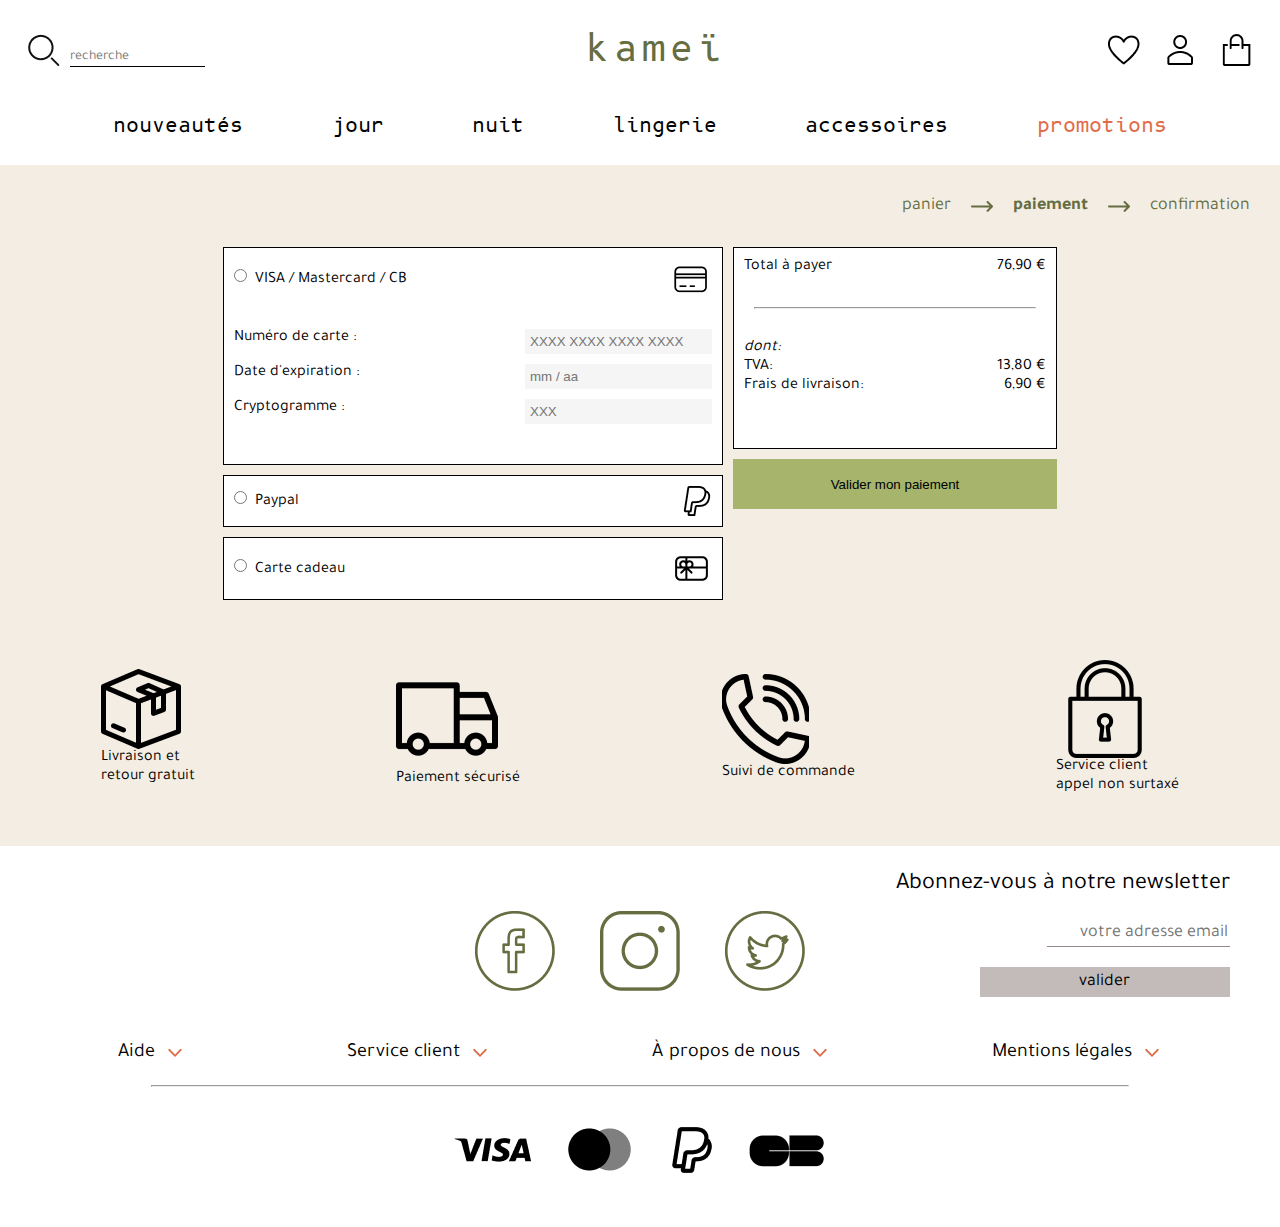
<file: paiement.html>
<!DOCTYPE html>
<html lang="fr">

<head>
    <meta charset="UTF-8">
    <meta http-equiv="X-UA-Compatible" content="IE=edge">
    <meta name="viewport" content="width=device-width, initial-scale=1.0">
    <title>Paiement</title>
    <link rel="stylesheet" href="style-paiement.css">
    <link rel="preconnect" href="https://fonts.googleapis.com">
    <link rel="preconnect" href="https://fonts.gstatic.com" crossorigin>
    <link href="https://fonts.googleapis.com/css2?family=Tajawal:wght@200;300;400;500;700&display=swap"
        rel="stylesheet">
    <link rel="preconnect" href="https://fonts.googleapis.com">
    <link rel="preconnect" href="https://fonts.gstatic.com" crossorigin>
    <link href="https://fonts.googleapis.com/css2?family=B612+Mono:wght@400;700&display=swap" rel="stylesheet">
    <script defer src="script.js"></script>
</head>

<header>
    <div class=headertop>
        <div class="searchheader">
            <img src="images-header\clarity_search-line.png" alt="">
            <input type="search" placeholder="recherche">
        </div>

        <!-- <div> -->
        <!-- <a href=""><img src="images-header\burger_mobile.png" alt=""> </a> -->
        <a href="" class=searchburger><img src="images-header\search_mobile.png" alt=""> </a>
        <!-- </div> -->

        <a href="index.html" class=logokamei>kameï</a>

        <div class="iconesheader">
            <a href=""><img src="images-header\clarity_heart-line.png" alt=""> </a>
            <a href=""><img src="images-header\clarity_user-line.png" alt=""> </a>
            <a href=""><img src="images-header\clarity_shopping-bag-line.png" alt=""> </a>
        </div>

        <div class="iconesheadermobile">
            <a href=""><img src="images-header\clarity_heart-line_mobile.png" alt=""> </a>
            <a href=""><img src="images-header\clarity_user-line_mobile.png" alt=""> </a>
            <a href=""><img src="images-header\clarity_shopping-bag-line_mobile.png" alt=""> </a>
        </div>
    </div>

    <div id="side-bar">
        <div class="toggle-button" id="toggle-button">
            <br>
            <img src="images-header\burger_mobile.png" alt="" class=burgermagie>
        </div>
        <ul>
            <li class="liste">Nouveautés</s></li>
            <li class="liste">Jour</li>
            <li class="liste">Nuit</li>
            <li class="liste">Lingerie</li>
            <li class="liste">Accessoires</li>
            <li class="liste">Promotions</li>
        </ul>
    </div>

    <nav>

        <ul>
            <li><a href="#catalogue.html""" class=menuvisible>nouveautés</a></li>
            <li><a href="" class=menuvisible>jour</a>
                <ul class=cache>
                    <li><a href=>Maille</a></li>
                    <li><a href=>Chemises</a></li>
                    <li><a href=>Cardigans</a></li>
                    <li><a href=>Pantalons</a></li>
                    <li><a href=>Ensembles</a></li>
                    <li> <a href=>T-shirts</a></li>
                    <li><a href=>Shorts</a></li>
                    <li><a href="">Voir tout</a></li>
                </ul>
            </li>
            <li><a href="" class=menuvisible>nuit</a>
                <ul class=cache>
                    <li><a href=>Pyjamas</a></li>
                    <li><a href=>T-shirts et hauts</a></li>
                    <li><a href=>Bas</a></li>
                    <li><a href=>Chemises de nuit</a></li>
                    <li><a href=>Déshabillés</a></li>
                    <li><a href=>Chaussons</a></li>
                    <li><a href=>Shorts</a></li>
                    <li><a href="">Voir tout</a></li>
                </ul>
            </li>
            <li><a href="" class=menuvisible>lingerie</a>
                <ul class=cache>
                    <li><a href=>Soutiens-gorge</a></li>
                    <li><a href=>Bas</a></li>
                    <li><a href=>Lots de slips</a></li>
                    <li><a href=>Lot de tops</a></li>
                    <li><a href=>Bodies</a></li>
                    <li><a href=>Voir tout</a></li>
                </ul>
            </li>
            <li><a href="" class=menuvisible>accessoires
                    <ul class=cache>
                        <li><a href=>Chaussettes</a></li>
                        <li><a href=>Trousses de toilette</a></li>
                        <li><a href=>Accessoires de lingerie</a></li>
                        <li><a href=>Voir tout</a></li>
                    </ul>
            </li>
            <li><a href="" class="menuvisible"><span class=promorouge>promotions</span></a></li>
        </ul>
    </nav>

</header>

<body>

    <!-- étape de la commande -->

    <div class="etapecommande">
        <nav>
            <a href="panner.html">panier</a>
            <img src="images_paiement\desktop\Group.png" alt="">
            <a href="panner.html"><b>paiement</b></a>
            <img src="images_paiement\desktop\Group.png" alt="">
            <p>confirmation</p>
        </nav>
    </div>

    <div class="etapemobile">
        <h2 class=titreetape>PAIEMENT</h2>
        <a href="panner.html" class=retourmobile>Retour</a>
    </div>

    <!-- main -->

    <main>

        <div class="blocpaiement">

            <div class=cb>
                <div class="typepaiement flex">
                    <div>
                        <input type="radio">
                        <label>&nbsp;VISA / Mastercard / CB</label>
                    </div>
                    <img src="images_paiement\desktop\mdi-light_credit-card.png" alt="">
                </div>

                <div class="infosbank">

                    <div class="inputbank">
                        <label>Numéro de carte&nbsp;:</label>
                        <input type=" text" placeholder="XXXX XXXX XXXX XXXX">
                    </div>

                    <div class="inputbank">
                        <label>Date d'expiration&nbsp;:</label>
                        <input type="text" placeholder="mm / aa">
                    </div>

                    <div class="inputbank">
                        <label>Cryptogramme&nbsp;:</label>
                        <input type="text" placeholder="XXX">
                    </div>

                </div>
            </div>

            <!-- <div> -->
            <div class="typepaiement flex">
                <div>
                    <input type="radio">
                    <label>&nbsp;Paypal</label>
                </div>
                <img src="images_paiement\desktop\paypal 1.png" alt="">
            </div>
            <!-- </div> -->

            <!-- <div> -->
            <div class="typepaiement flex">
                <div>
                    <input type="radio">
                    <label>&nbsp;Carte cadeau</label>
                </div>
                <img src="images_paiement\desktop\fluent_gift-card-20-regular.png" alt="">
            </div>
        </div>

        <!-- </div> -->

        <div class="blocvalider">

            <div class="recap">

                <div class="total flex">
                    <p>Total à payer</p>
                    <p>76,90&nbsp;€</p>
                </div>

                <hr>

                <div class="detail flex">
                    <p><i>dont:</i></p>
                    <div class="taxe flex">
                        <p>TVA:</p>
                        <p>13,80&nbsp;€</p>
                    </div>

                    <div class="fraislivraison flex">
                        <p>Frais de livraison:</p>
                        <p>6,90&nbsp;€</p>
                    </div>
                </div>
            </div>
            <button type="submit">Valider mon paiement</button>
        </div>
    </main>

    <!-- infos commande Lynda -->
    <div class="paiemens">
        <div class="actuGalerie">
            <a href="#">
                <div class="retour">
                    <img class="mesimages" src="image/image 1.png" alt="">
                </div>
            </a>
            <span>Livraison et <br>retour gratuit</span>
        </div>
        <div class="actuGalerie">
            <a href="#">
                <div class="paiement">
                    <img class="mesimages" src="image/image 2.png" alt="">
                </div>
            </a>
            <span1>Paiement sécurisé</span1>
        </div>
        <div class="actuGalerie">
            <a href="#">
                <div class="suivi">
                    <img class="mesimages" src="image/image 4.png" alt="">
                </div>
            </a>
            <span2>Suivi de commande</span2>
        </div>
        <div class="actuGalerie">
            <a href="">
                <div class="service">
                    <img class="mesimages" src="image/image 5.png" alt="">
                </div>
            </a>
            <span3>Service client <br> appel non surtaxé</span3>
        </div>
    </div>

    <footer>

        <!-- ligne n°1 icones reseaux sociaux et bloc abonnement newsletter -->
        <div class="reseaux">
            <a href=""><img src="images_catalogue\desktop\facebook.png" alt="Logo Facebook"></a>
            <a href=""><img src="images_catalogue\desktop\instagram.png" alt="Logo Instagram"></a>
            <a href=""><img src="images_catalogue\desktop\twitter.png" alt="Logo Twitter"></a>
        </div>

        <div class="newsletter">
            <p>Abonnez-vous à notre newsletter</p>
            <input type="email" placeholder="votre adresse email">
            <button type="submit">valider</button>
        </div>

        <!-- ligne n°2 menus déroulants -->
        <nav>
            <ul>
                <li class="deroulant aide"><a href="">Aide &nbsp;<img src="images_catalogue\desktop\angle_orange.png"
                            alt="Chevron dirigé vers le bas">
                    </a>
                    <ul class=cache>
                        <li><a href="">Livraisons et retours</a></li>
                        <li><a href="">FAQ</a></li>
                        <li><a href="">COVID-19</a></li>
                    </ul>
                </li>
                <li class="deroulant service"><a href="">Service client &nbsp;<img
                            src="images_catalogue\desktop\angle_orange.png" alt="Chevron dirigé vers le bas"></a>
                    <ul class=cache>
                        <li><a href="">Contactez-nous</a></li>
                        <li><a href="">Suivi de commande</a></li>
                        <li><a href="">Guide des tailles</a></li>
                        <li><a href="">E-TICKET</a></li>
                        <li><a href="">Carte cadeaux</a></li>
                    </ul>
                </li>
                <li class="deroulant apropos"><a href="">À propos de nous &nbsp;<img
                            src="images_catalogue\desktop\angle_orange.png" alt="Chevron dirigé vers le bas"></a>
                    <ul class=cache>
                        <li><a href="">kameï</a></li>
                        <li><a href="">Magasins</a></li>
                        <li><a href="">Presse</a></li>
                        <li><a href="">Développement durable & éthique</a></li>
                        <li><a href="">Partenaires</a></li>
                    </ul>
                </li>
                <li class="deroulant mentions"><a href="">Mentions légales &nbsp;<img
                            src="images_catalogue\desktop\angle_orange.png" alt="Chevron dirigé vers le bas"></a>
                    <ul class=cache>
                        <li><a href="">CGV</a></li>
                        <li><a href="">Politique de confidentialité</a></li>
                        <li><a href="">Politique en matière de cookies</a></li>
                        <li><a href="">Paramètres des cookies</a></li>
                    </ul>
                </li>
            </ul>

        </nav>

        <hr>

        <!-- ligne n°3 logos paiement -->
        <div class="logopaiement">
            <img src="images_catalogue\desktop\visa.png" alt="">
            <img src="images_catalogue\desktop\master-card.png" alt="">
            <img src="images_catalogue\desktop\paypal 1.png" alt="">
            <img src="images_catalogue\desktop\logo-carte-bleue 1.png" alt="">
        </div>

        <div class="logopaiementmob">
            <img src="images_catalogue\mobile\bx_bxl-visa.png" alt="">
            <img src="images_catalogue\mobile\uim_master-card.png" alt="">
            <img src="images_catalogue\mobile\paypal 1.png" alt="">
            <img src="images_catalogue\mobile\logo-carte-bleue 1.png" alt="">
        </div>

    </footer>


</body>

</html>
</file>
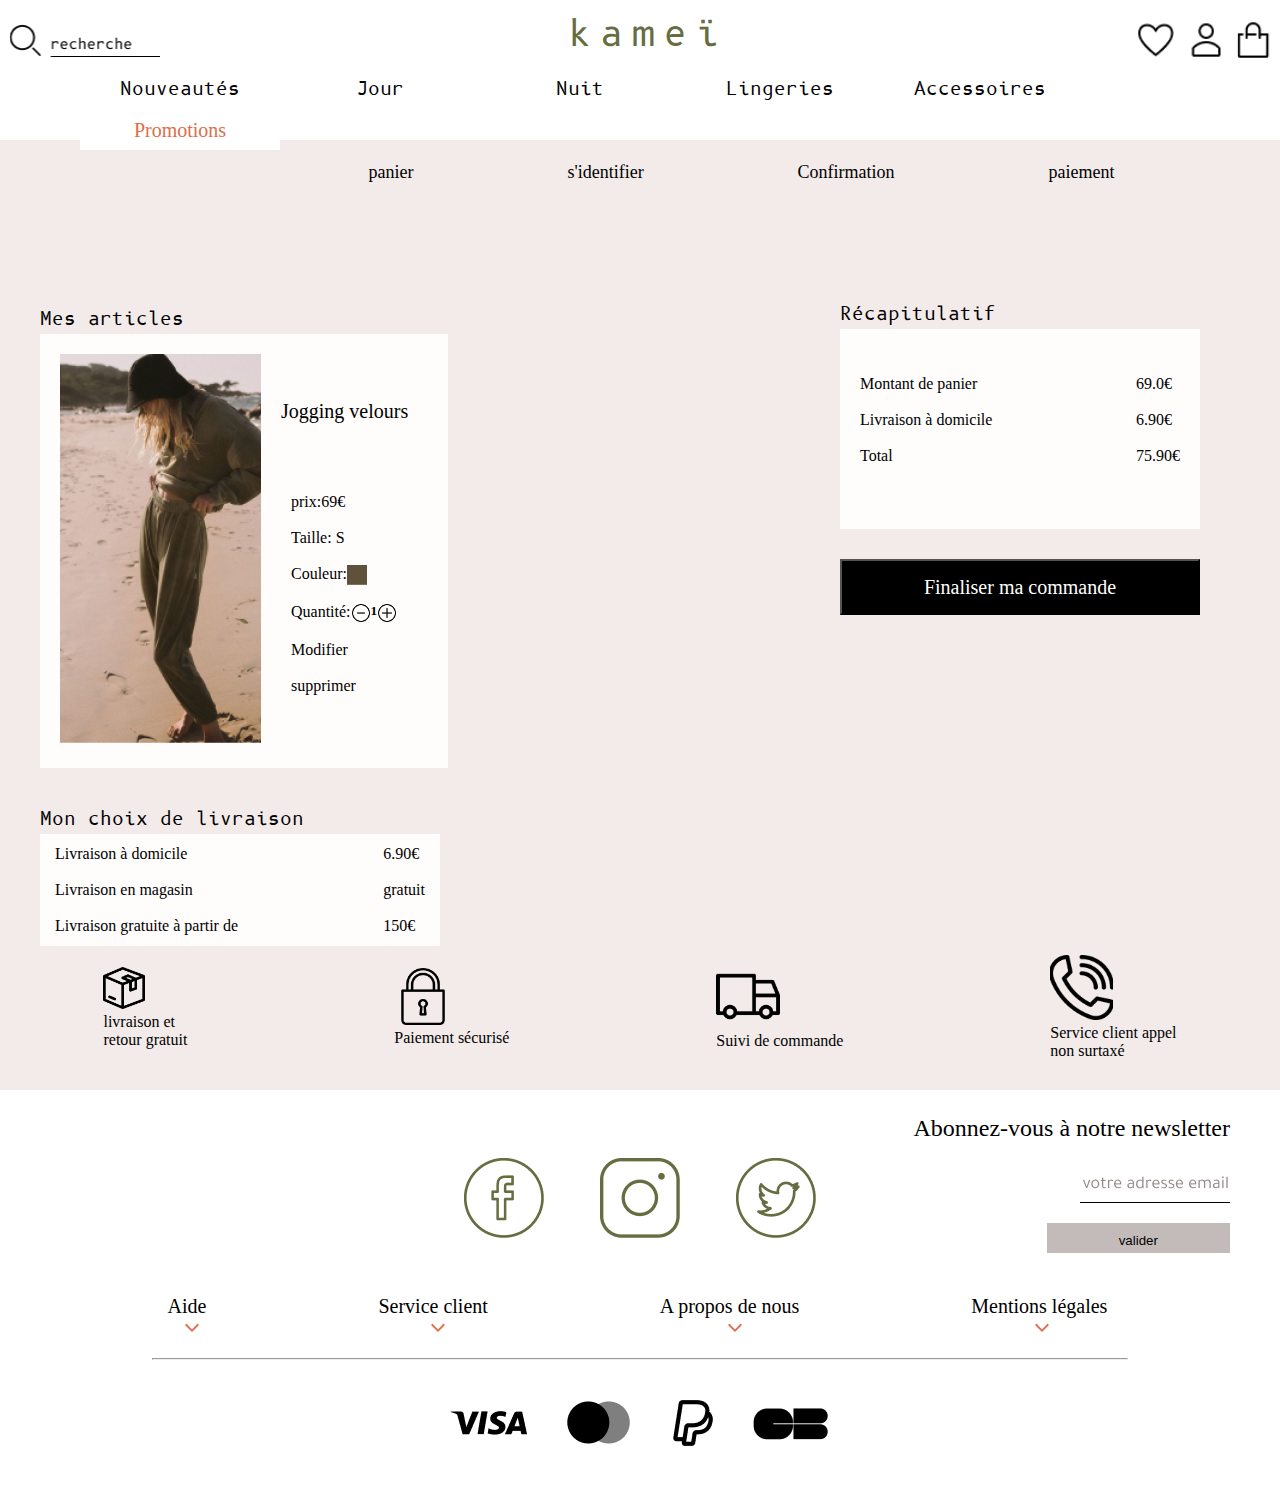
<file: panner.html>
<!DOCTYPE html>
<html lang="fr">
<head>
    <meta charset="UTF-8">
    <meta http-equiv="X-UA-Compatible" content="IE=edge">
    <meta name="viewport" content="width=device-width, initial-scale=1.0">
    <title>Document</title>
    
    <link rel="stylesheet" href="style1.css">
    <link rel="preconnect" href="https://fonts.googleapis.com">
    <link rel="preconnect" href="https://fonts.gstatic.com" crossorigin>
    <link href="https://fonts.googleapis.com/css2?family=B612+Mono:wght@400;700&display=swap" rel="stylesheet">

    <script defer src="script.js"></script>
</head>
<body>
    <header>
       
            <div class="topbar">

               <!---- <label for ="ch" id= "lab"></label>
                <input type="checkbox" id="ch" />-->
                <div class="recherche">
                   <a href=""> <input type="search" name="recherche" id="recherche"></a>
                    
                </div>
                <div class="title">
                    <a class="title1" href="accueil.html">kameï</a>
                  </div>
                 <div class="compte">
                   
                    
                    <a href="catalogue.html"><input class="image1" type="" name="" id=""></a>
                        <a href="identifier.html"><input class="image2"  type="" name="" id=""></a>
                        <a href="panner.html"><input class="image3"  type="" name="" id=""></a>
                   
                </div>
             
            </div >

            <!---------------------------menu hum--------->
               <div id="side-bar">
                   <div class="toggle-button" id="toggle-button">
                      <span></span>
                      <span></span>
                      <span></span>

                   </div>
                      <ul>
                            <li class="liste">Nouveauté</li>
                            <li class="liste">Jour</li>
                            <li class="liste">Nuit</li>
                            <li class="liste">Lingeries</li>
                            <li class="liste">Accessoires</li>
                            <li class="liste">Promotion</li>
                      </ul>
               </div>



            <nav class=" menu-humburger">
            <div class="sous-titre">
                <ul>
                    <li><a class="nom"> Nouveautés</a></li>
                    <li><a class="nom">Jour</a>
                        
                        <ul class="sous-nom">
                                 <li><a> Maille</a></li>
                                 <li><a>Chemises</a></li>
                                 <li><a> Cardigans</a></li>
                                 <li><a> Pantalons</a></li>
                                 <li><a> Ensembles</a></li>
                                 <li> <a>T-shirt</a></li>
                                 <li><a>short</a></li> 
                                 <br><br>
                                 <li><a>Voir tout </a></li>   
                        </ul>
                    </li>
                    <!---liste nuit----------------->
                    <li><a class="nom">Nuit</a>
                        <ul class="sous-nom">
                            <li><a>Pyjamas</a></li>
                            <li><a>T-shirts et hauts</a></li>
                            <li><a>Bas</a></li>
                            <li><a>Chemises de nuit</a></li>
                            <li><a>Déshabillés</a></li>
                            <li><a>Chaussons</a></li>
                            <li><a>short</a></li> 
                            <br><br>
                            <li><a>Voir tout</a></li>   
                        </ul>
                    </li>
                    <!--liste lingeries------------------------------>
                    <li><a class="nom">Lingeries</a>
                        <ul class="sous-nom">
                            <li><a>Soutiens-gorge</a></li>              
                            <li><a>Bas</a></li>
                            <li><a>Lots de slips</a></li>
                            <li><a>Lot de tops</a></li>
                            <li><a>Bodies</a></li>
                            <br><br>
                            <li><a>Voir tout</a></li>   
                        </ul>
                    </li>
                    <!--liste accessoires------------------------->
    
                    <li><a class="nom">Accessoires
    
                        <ul class="sous-nom">
                            <li><a>Chaussettes</a></li>  
                            <li><a>Trousses de toilette</a>/li>
                            <li><a>Accessoires de lingerie</a></li>
                            <br><br>
                            <li><a>Voir tout</a></li>   
                        </ul>
                    </li>
                    <!-----------promotion--------------------------->
                    <li><a class="active">Promotions</a></li>
    
                </ul>     
            </div>
            </nav>
                
        </header>
        <div class="posit">
                    <a class="panier" href="panner.html">panier</a><br>
                    <a class="hidden" href="identifier.html">s'identifier</a><br>
                    <a  class="hidden" href="paiement">Confirmation</a><br>
                    <a class="hidden" href="paiement">paiement</a><br>
                </div>
<main>
     
<div class="boite">

            <div class="mesarticles">
               
                   <h1>Mes articles</h1>
       
               <div class="monarticle">
       
                   <div class="image">
                        <img src="image/Rectangle 50 (1).png" alt="">
                   </div>
       
                       <div class="description">
       
                               <h2 class="titre">Jogging velours</h2><br>
                           <ul class="titree">
                               <li>prix:69€</li><br>
                               <li>Taille: S</li><br>
                               <li> <div class="nombre">Couleur: <img  class="coleur"src="image/Coloris.jpg" alt=""></div></li><br>
                               <li> <div class="nombre">Quantité: <img class="coleur" src="image/clarity_minus-circle-line.png" alt=""><h5>1</h5><img  class="coleur" src="image/clarity_plus-circle-line.png" alt=""></div></li><br>
                               <li><a class="modsupp" href="sélection-vêtement.html">Modifier</a></li><br>
                               <li><a class="modsupp" href="">supprimer</a></li>
                           </ul>
                           
                       </div>
               </div>
          </div>
               <div class="recapitulatif">
                   <h1>Récapitulatif</h1>
       
                   <div class="boite2">
       
                       <div class="montant">
                           <ul>
                               <li>Montant de panier</li><br>
                               <li>Livraison à domicile</li><br>                                                                                                                                  </li>
                               <li>Total</li><br>
                           </ul>
                       </div>
          
                       <div class="montants">
                          <ul>
          
                              <li>69.0€</li><br>
                              <li>6.90€</li><br>
                              <li>75.90€</li><br>
                          </ul>
                        
                       </div>
                    </div>
                      <button class="favorite"
                       type="button"><p class="texte">Finaliser ma commande</p>
                 
                       </button>
                     
                    
           </div>  
           <div class="malivraison">
                   <h1>Mon choix de livraison</h1>
               <div class="boite1">
                    <div class="choix">
                        <ul><br><br>
                            <li>Livraison à domicile</li><br>
                            <li>Livraison en magasin</li><br>                                                                                                                                 </li>
                            <li>Livraison gratuite à partir de</li><br>
                        </ul><br>
                    </div>
                    <div class="monchoix">
                       <ul><br>
                           <li>6.90€</li><br>
                           <li>gratuit</li><br>
                           <li>150€</li><br>
                       </ul>
                    </div>
               </div>
           </div>
          

     </div>

</main>

    <div class="paiemens">

    <div class="actuGalerie">
            <a href="#">
                <div class="retour">
                    <img  class="mesimages" src="image/image 1.png" alt=""></div></a>
                    <span>livraison et <br> retour gratuit</span>
    </div> 
    <div class="actuGalerie">
                    <a href="#">
                        <div class="paiement">
                            <img class="mesimages" src="image/image 5.png" alt=""></div></a>
                            <span1>Paiement sécurisé</span1>
    </div>
    <div class="actuGalerie">
                        <a href="#">
                            <div class="suivi">
                                <img class="mesimages" src="image/image 2.png" alt=""></div></a>
                                <span2>Suivi de commande</span2>
    </div> 
    <div class="actuGalerie">
                            <a href="">
                                <div class="service">
                                    <img  class="mesimages" src="image/image 4.png" alt="" ></div></a>
                                    <span3>Service client appel <br> non surtaxé</span3>
    </div> 
                                                  
     </div>
   
    </div>

    <footer>
        <div class="reseaux flex">
            <a href=""><img  class= " one" src="image/destock/facebook.png" alt="Logo Facebook"></a>
            <a href=""><img  class="one" src="image/destock/instagram.png" alt="Logo Instagram"></a>
            <a href=""><img class="one" src="image/destock/twitter.png" alt="Logo Twitter"></a>
        </div>

        <div class="newsletter flex">

           <p>Abonnez-vous à notre newsletter</p> 
            <input class="email" type="email" placeholder="" style="text-align:right">
            <button class="val" type="submit">valider</button>
        </div>

        
        <nav class=flex>
            <ul>
                <li class=deroulant><a href="" class="flex">Aide &nbsp;
                    <img
                            src="image\destock\angle_orange.png" alt="Chevron dirigé vers le bas"></a>
                    <ul class=cache>
                        <li><a href="">Livraisons et retours</a></li>
                        <li><a href="">FAQ</a></li>
                        <li><a href="">COVID-19</a></li>
                    </ul>
                </li>
                <li class=deroulant><a href="" class="flex">Service client &nbsp;<img
                            src="image\destock\angle_orange.png" alt="Chevron dirigé vers le bas"></a>
                    <ul class=cache>
                        <li><a href="">Contactez-nous</a></li>
                        <li><a href="">Suivi de commande</a></li>
                        <li><a href="">Guide des tailles</a></li>
                        <li><a href="">E-TICKET</a></li>
                        <li><a href="">Carte cadeaux</a></li>
                    </ul>
                </li>
                <li class=deroulant><a href="" class="flex">A propos de nous &nbsp;<img
                            src="image\destock\angle_orange.png" alt="Chevron dirigé vers le bas"></a>
                    <ul class=cache>
                        <li><a href="">kameï</a></li>
                        <li><a href="">Magasins</a></li>
                        <li><a href="">Presse</a></li>
                        <li><a href="">Développement durable & éthique</a></li>
                        <li><a href="">Partenaires</a></li>
                    </ul>
                </li>
                <li class=deroulant><a href="" class="flex">Mentions légales&nbsp;<img
                            src="image\destock\angle_orange.png" alt="Chevron dirigé vers le bas"></a>
                    <ul class=cache>
                        <li><a href="">CGV</a></li>
                        <li><a href="">Politique de confidentialité</a></li>
                        <li><a href="">Politique en matière de cookies</a></li>
                        <li><a href="">Paramètres des cookies</a></li>
                    </ul>
                </li>
            </ul>

        </nav>

        <hr>
        <div class="logopaiement flex">
          <div> <img src="image/destock/visa.png" alt=""></div> 
          <div>  <img src="image/destock/master-card.png" alt=""></div> 
          <div><img src="image/destock/paypal 1.png" alt=""></div> 
          <div><img src="image/destock/logo-carte-bleue 1.png" alt=""></div> 
        </div>
      

        <div class="logopaiementmob">
            <img src="image/mobile/bx_bxl-visa.png" alt="">
            <img src="image/mobile/uim_master-card.png" alt="">
            <img src="image/mobile/paypal 1.png" alt="">
            <img src="image/mobile/logo-carte-bleue 1.png" alt="">
        </div>

    </footer>






</body>
</html>
</file>
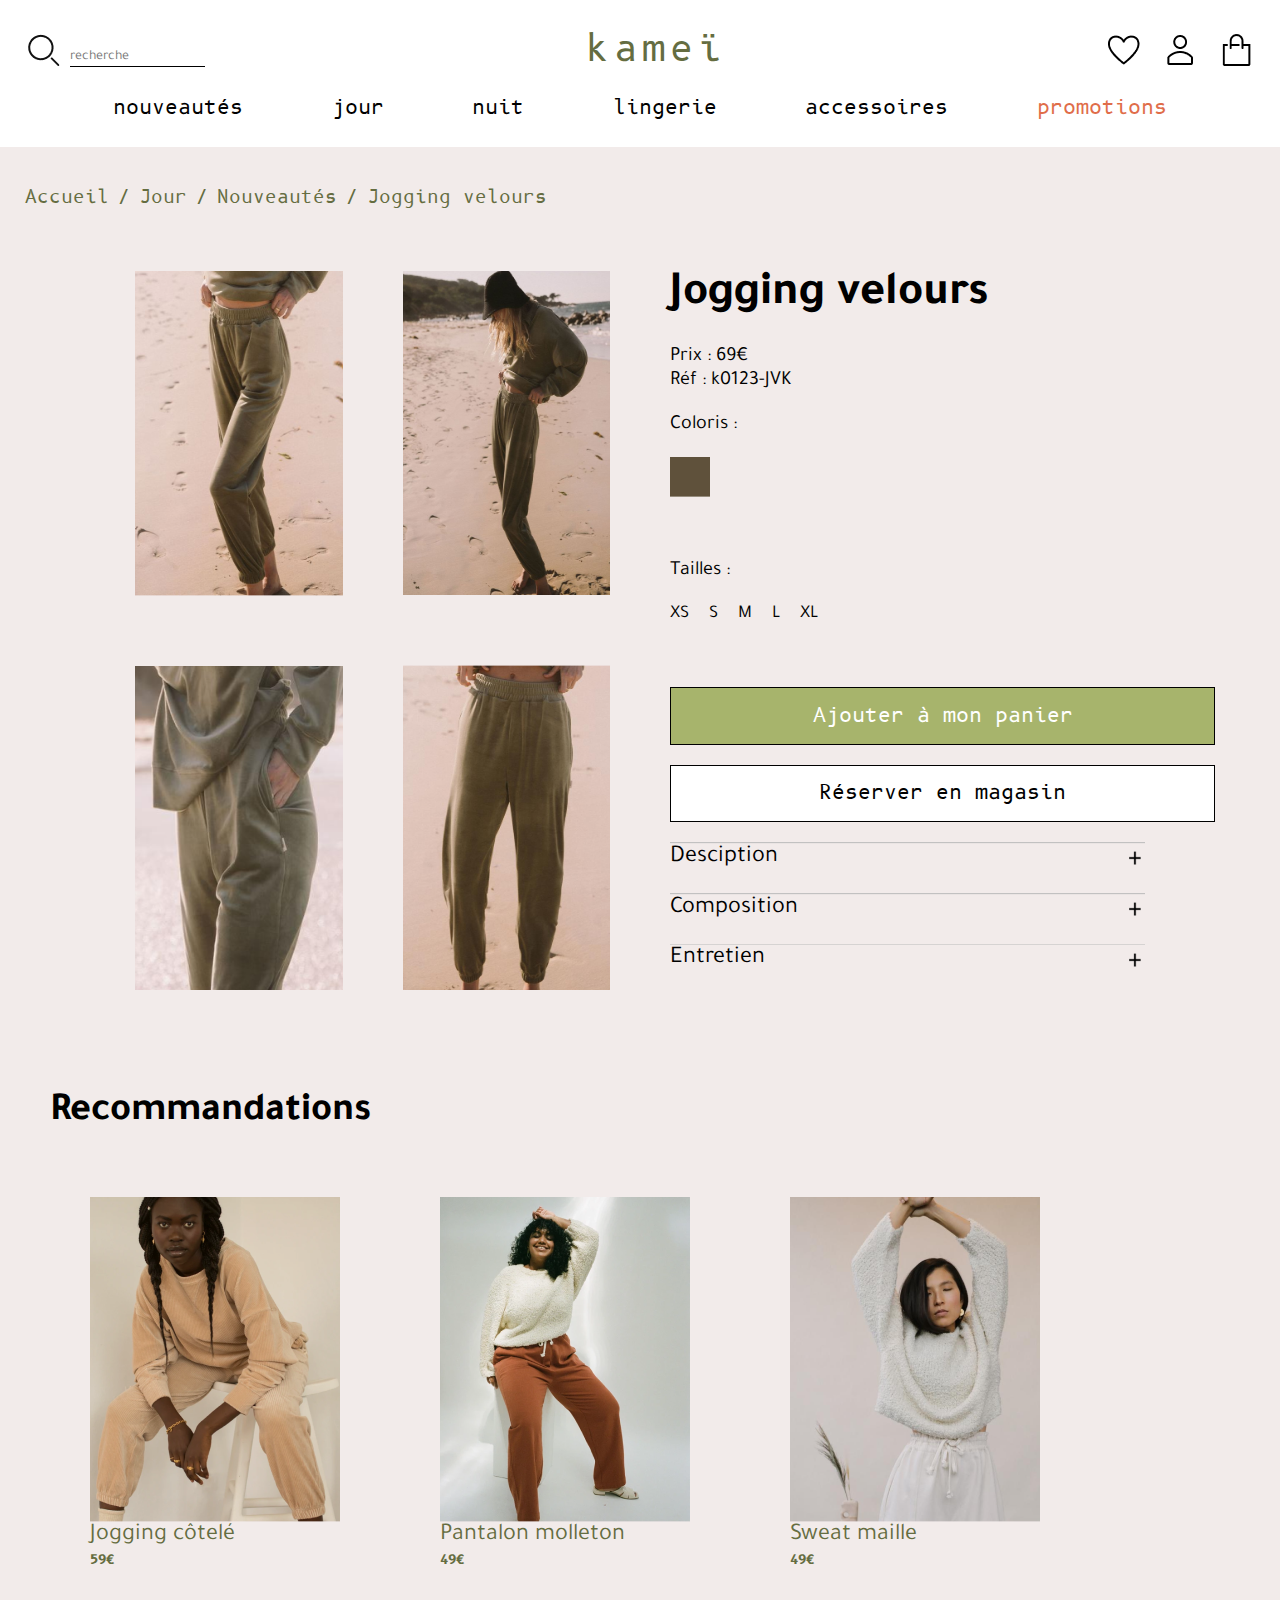
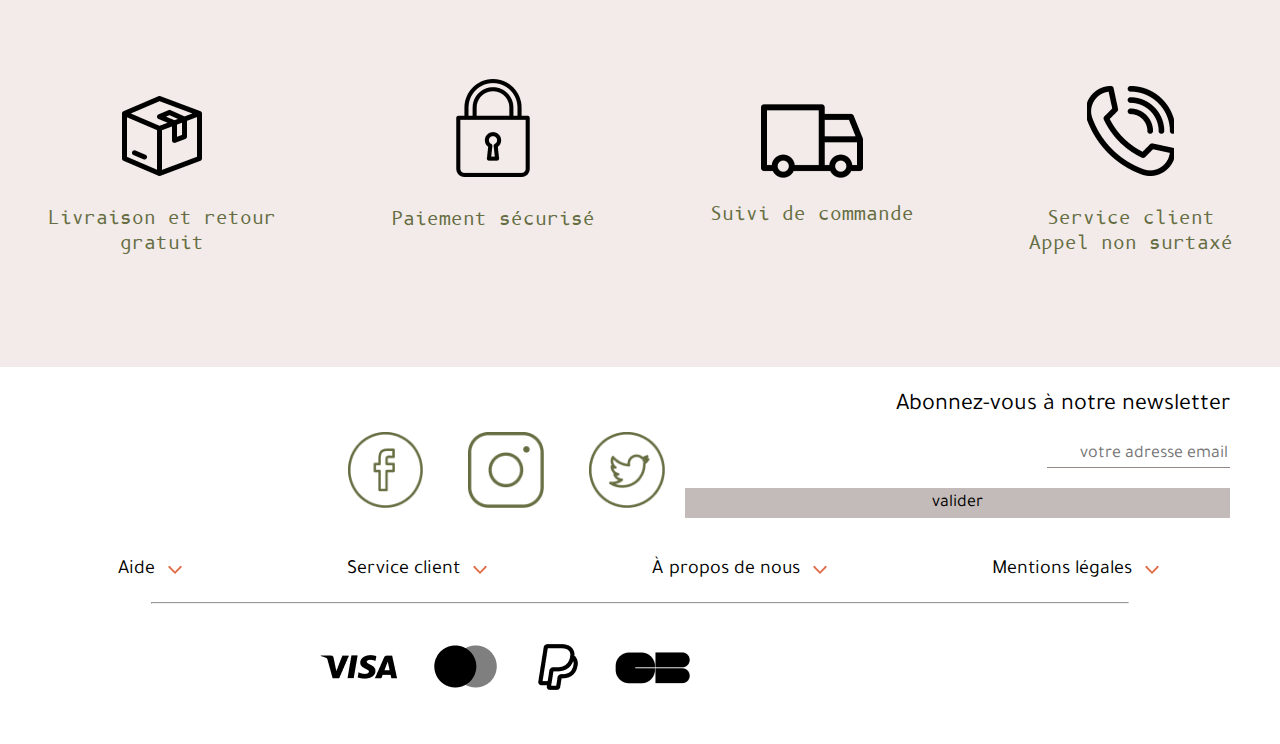
<file: sélection-vêtement.html>
<!DOCTYPE html>
<html lang="fr">
<head>
    <meta charset="UTF-8">
    <meta http-equiv="X-UA-Compatible" content="IE=edge">
    <meta name="viewport" content="width=device-width, initial-scale=1.0">
    <title>Sélection-vêtement</title>
    <link rel="stylesheet" href="sélection.css">
    <link rel="preconnect" href="https://fonts.googleapis.com">
    <link rel="preconnect" href="https://fonts.gstatic.com" crossorigin>
    <link href="https://fonts.googleapis.com/css2?family=Tajawal:wght@200;300;400;500;700&display=swap"
        rel="stylesheet">
    <link rel="preconnect" href="https://fonts.googleapis.com">
    <link rel="preconnect" href="https://fonts.gstatic.com" crossorigin>
    <link href="https://fonts.googleapis.com/css2?family=B612+Mono:wght@400;700&display=swap" rel="stylesheet">
    <script defer src="menuhum.js"></script>

</head>
<body>
<!-------------------------------- HEADER LYNDA --------------------------------->
    <header>
        <div class=headertop>
            <div class="searchheader">
                <img src="images-header\clarity_search-line.png" alt="">
                <input type="search" placeholder="recherche">
            </div>

            <div class=searchburger>
                <a href=""><img src="images-header\burger_mobile.png" alt=""> </a>
                <a href=""><img src="images-header\search_mobile.png" alt=""> </a>
            </div>

            <a href="index.html" class=logokamei>kameï</a>

            <div class="iconesheader">
                <a href=""><img src="images-header\clarity_heart-line.png" alt=""> </a>
                <a href=""><img src="images-header\clarity_user-line.png" alt=""> </a>
                <a href="panner.html"><img src="images-header\clarity_shopping-bag-line.png" alt=""> </a>
            </div>

            <div class="iconesheadermobile">
                <a href=""><img src="images-header\clarity_heart-line_mobile.png" alt=""> </a>
                <a href=""><img src="images-header\clarity_user-line_mobile.png" alt=""> </a>
                <a href=""><img src="images-header\clarity_shopping-bag-line_mobile.png" alt=""> </a>
            </div>
        </div>
        <nav>

            <ul>
                <li><a href="#catalogue.html" class=menuvisible>nouveautés</a></li>
                <li><a href="" class=menuvisible>jour</a>
                    <ul class=cache>
                        <li><a href=>Maille</a></li>
                        <li><a href=>Chemises</a></li>
                        <li><a href=>Cardigans</a></li>
                        <li><a href=>Pantalons</a></li>
                        <li><a href=>Ensembles</a></li>
                        <li> <a href=>T-shirts</a></li>
                        <li><a href=>Shorts</a></li>
                        <li><a href="">Voir tout</a></li>
                    </ul>
                </li>
                <li><a href="" class=menuvisible>nuit</a>
                    <ul class=cache>
                        <li><a href=>Pyjamas</a></li>
                        <li><a href=>T-shirts et hauts</a></li>
                        <li><a href=>Bas</a></li>
                        <li><a href=>Chemises de nuit</a></li>
                        <li><a href=>Déshabillés</a></li>
                        <li><a href=>Chaussons</a></li>
                        <li><a href=>Shorts</a></li>
                        <li><a href="">Voir tout</a></li>
                    </ul>
                </li>
                <li><a href="" class=menuvisible>lingerie</a>
                    <ul class=cache>
                        <li><a href=>Soutiens-gorge</a></li>
                        <li><a href=>Bas</a></li>
                        <li><a href=>Lots de slips</a></li>
                        <li><a href=>Lot de tops</a></li>
                        <li><a href=>Bodies</a></li>
                        <li><a href=>Voir tout</a></li>
                    </ul>
                </li>
                <li><a href="" class=menuvisible>accessoires
                        <ul class=cache>
                            <li><a href=>Chaussettes</a></li>
                            <li><a href=>Trousses de toilette</a></li>
                            <li><a href=>Accessoires de lingerie</a></li>
                            <li><a href=>Voir tout</a></li>
                        </ul>
                </li>
                <li><a href="" class="menuvisible"><span class=promorouge>promotions</span></a></li>
            </ul>
        </nav>

    </header>
 <!---------------------------------- MAIN ----------------------------------->
    <main>
        <div class="box0 flex grid">
            <nav class="flex">
                <a class="a" href="index.html">Accueil</a>
                <P class="a">&ensp;/&ensp;</P>
                <a class="a" href="catalogue.html">Jour</a>
                <P class="a">&ensp;/&ensp;</P>
                <a class="a" href="catalogue.html">Nouveautés</a>
                <P class="a">&ensp;/&ensp;</P>
                <p>Jogging velours</p>
            </nav>
        </div>

        <section id="s1" class="grid">
            <div class="box box1 photo">
                <img src="images_sélec-vêtements/joggingvelours1.png" width="250" height="325" alt="photo 1">
            </div>

            <div class="box box2 photo">
                <img src="images_sélec-vêtements/joggingvelours2.png" width="250" height="325" alt="photo 2">
            </div>

            <div class="box box3 photo">
                <img src="images_sélec-vêtements/joggingvelours3.png" width="250" height="325" alt="photo 3">
            </div>

            <div class="box box4 photo">
                <img src="images_sélec-vêtements/joggingvelours4.png" width="250" height="325" alt="photo 4">
            </div>

<!---------------------------------- détail du vêtement ----------------->
            <div id="détail" class="box box5 grid flex">
                <div class="généralflex grid">
                    <h1>Jogging velours</h1>
                    <p>Prix : 69€ <br/> Réf : k0123-JVK</p>
                    <p>Coloris :</p>
                    <img class="color" src="images_sélec-vêtements/Coloris.png" width="40" height="40" alt="couleur khaki">
                    <br/>
                    <p>Tailles :</p>
                    <nav class="taille flex grid">
                        <a href="">XS</a>
                        <a href="">S</a>
                        <a href="">M</a>
                        <a href="">L</a>
                        <a href="">XL</a>
                    </nav>
                </div>
                <br/>
                <div class="button flex grid">
                    <a href="panner.html">
                        <button class="bt button1 flex grid" type="submit">Ajouter à mon panier</button>
                    </a>

                    <a href="panner.html">
                        <button class="bt button2 flex grid" type="submit">Réserver en magasin</button>
                    </a>
                </div>

                <div id="box" class="flex grid">
                    <div class="détail description flex">
                        <img src="images_sélec-vêtements/Line 1.png" alt="séparation">
                        <span class="icon-plus flex">
                            <h4>Desciption</h4>
                            <img class="img flex" src="images_sélec-vêtements/Bouton_dérouléplus.png" alt="déroulant-plus">
                        </span>
                    </div>

                    <div class="détail composition flex">
                        <img src="images_sélec-vêtements/Line 1.png" alt="séparation">
                        <span class="icon-plus flex">
                            <h4>Composition</h4>
                            <img class="img flex" src="images_sélec-vêtements/Bouton_dérouléplus.png" alt="déroulant-plus">
                        </span>
                    </div>

                    <div class="détail entretien flex">
                        <img src="images_sélec-vêtements/Line 1.png" alt="séparation">
                        <span class="icon-plus flex">
                            <h4>Entretien</h4>
                            <img class="img flex" src="images_sélec-vêtements/Bouton_dérouléplus.png" alt="déroulant-plus">
                        </span>
                    </div>
                </div>
            </div>
        </section>

<!------------------------------------ RECOMMANDATIONS ------------------------------------->
        <section id="s2" class="flex grid">
            <h2>Recommandations</h2>
            <div class="recommandations flex grid">
                <div class="box">
                    <a href="catalogue.html">
                        <img src="images_sélec-vêtements/joggincotele.png"width="250" height="325"  alt="photo 5">
                        <h4>Jogging côtelé</h4>
                        <h5>59€</h5>
                    </a>
                </div>

                <div class="box">
                    <a href="catalogue.html">
                        <img src="images_sélec-vêtements/pantalonmolleton.png"width="250" height="325"  alt="photo 6">
                        <h4>Pantalon molleton</h4>
                        <h5>49€</h5>
                    </a>
                </div>

                <div class="box">
                    <a href="catalogue.html">
                        <img src="images_sélec-vêtements/sweatmaille.png" width="250" height="325" alt="photo 7">
                        <h4>Sweat maille</h4>
                        <h5>49€</h5>
                    </a>
                </div>
            </div>
        </section>
<!---------------------------------- ICONES BAS ----------------------------------->
<!--- Ce que j'ai fais --->
        <section id="s3" class="flex grid">
            <a class="icones flex" href="">
                <div class="box flex">
                    <img class="flex" src="images_sélec-vêtements/colis.png" alt="carton">
                    <p>Livraison et retour <br/> gratuit</p>
                </div>
            </a>

            <a class="icones flex" href="">
                <div class="box b2 flex">
                    <img class="flex" src="images_sélec-vêtements/cadenas.png" alt="cadenas">
                    <p>Paiement sécurisé</p>
                </div>
            </a>

            <a class="icones flex" href="">
                <div class="box b3 flex">
                    <img class="flex" src="images_sélec-vêtements/camionlivraison.png" alt="camion">
                    <p>Suivi de commande</p>
                </div>
            </a>

            <a class="icones flex" href="">
                <div class="box b4 flex">
                    <img class="flex" src="images_sélec-vêtements/telephone.png" alt="téléphone">
                    <p>Service client <br/> Appel non surtaxé</p>
                </div>
            </a>
        </section>
    </main>

<!-------------------------------- FOOTER LOUISE --------------------------------->
    <footer>

        <!-- ligne n°1 icones reseaux sociaux et bloc abonnement newsletter -->
        <div class="reseaux">
            <a href=""><img src="images_catalogue\desktop\facebook.png" alt="Logo Facebook"></a>
            <a href=""><img src="images_catalogue\desktop\instagram.png" alt="Logo Instagram"></a>
            <a href=""><img src="images_catalogue\desktop\twitter.png" alt="Logo Twitter"></a>
        </div>

        <div class="newsletter">
            <p>Abonnez-vous à notre newsletter</p>
            <input type="email" placeholder="votre adresse email">
            <button type="submit">valider</button>
        </div>

        <!-- ligne n°2 menus déroulants -->
        <nav>
            <ul>
                <li class="deroulant aide"><a href="">Aide &nbsp;<img src="images_catalogue\desktop\angle_orange.png"
                            alt="Chevron dirigé vers le bas">
                    </a>
                    <ul class=cache>
                        <li><a href="">Livraisons et retours</a></li>
                        <li><a href="">FAQ</a></li>
                        <li><a href="">COVID-19</a></li>
                    </ul>
                </li>
                <li class="deroulant service"><a href="">Service client &nbsp;<img
                            src="images_catalogue\desktop\angle_orange.png" alt="Chevron dirigé vers le bas"></a>
                    <ul class=cache>
                        <li><a href="">Contactez-nous</a></li>
                        <li><a href="">Suivi de commande</a></li>
                        <li><a href="">Guide des tailles</a></li>
                        <li><a href="">E-TICKET</a></li>
                        <li><a href="">Carte cadeaux</a></li>
                    </ul>
                </li>
                <li class="deroulant apropos"><a href="">À propos de nous &nbsp;<img
                            src="images_catalogue\desktop\angle_orange.png" alt="Chevron dirigé vers le bas"></a>
                    <ul class=cache>
                        <li><a href="">kameï</a></li>
                        <li><a href="">Magasins</a></li>
                        <li><a href="">Presse</a></li>
                        <li><a href="">Développement durable & éthique</a></li>
                        <li><a href="">Partenaires</a></li>
                    </ul>
                </li>
                <li class="deroulant mentions"><a href="">Mentions légales &nbsp;<img
                            src="images_catalogue\desktop\angle_orange.png" alt="Chevron dirigé vers le bas"></a>
                    <ul class=cache>
                        <li><a href="">CGV</a></li>
                        <li><a href="">Politique de confidentialité</a></li>
                        <li><a href="">Politique en matière de cookies</a></li>
                        <li><a href="">Paramètres des cookies</a></li>
                    </ul>
                </li>
            </ul>

        </nav>

        <hr>

        <!-- ligne n°3 logos paiement -->
        <div class="logopaiement">
            <img src="images_catalogue\desktop\visa.png" alt="">
            <img src="images_catalogue\desktop\master-card.png" alt="">
            <img src="images_catalogue\desktop\paypal 1.png" alt="">
            <img src="images_catalogue\desktop\logo-carte-bleue 1.png" alt="">
        </div>

        <div class="logopaiementmob">
            <img src="images_catalogue\mobile\bx_bxl-visa.png" alt="">
            <img src="images_catalogue\mobile\uim_master-card.png" alt="">
            <img src="images_catalogue\mobile\paypal 1.png" alt="">
            <img src="images_catalogue\mobile\logo-carte-bleue 1.png" alt="">
        </div>

    </footer>

</body>
</html>
</file>
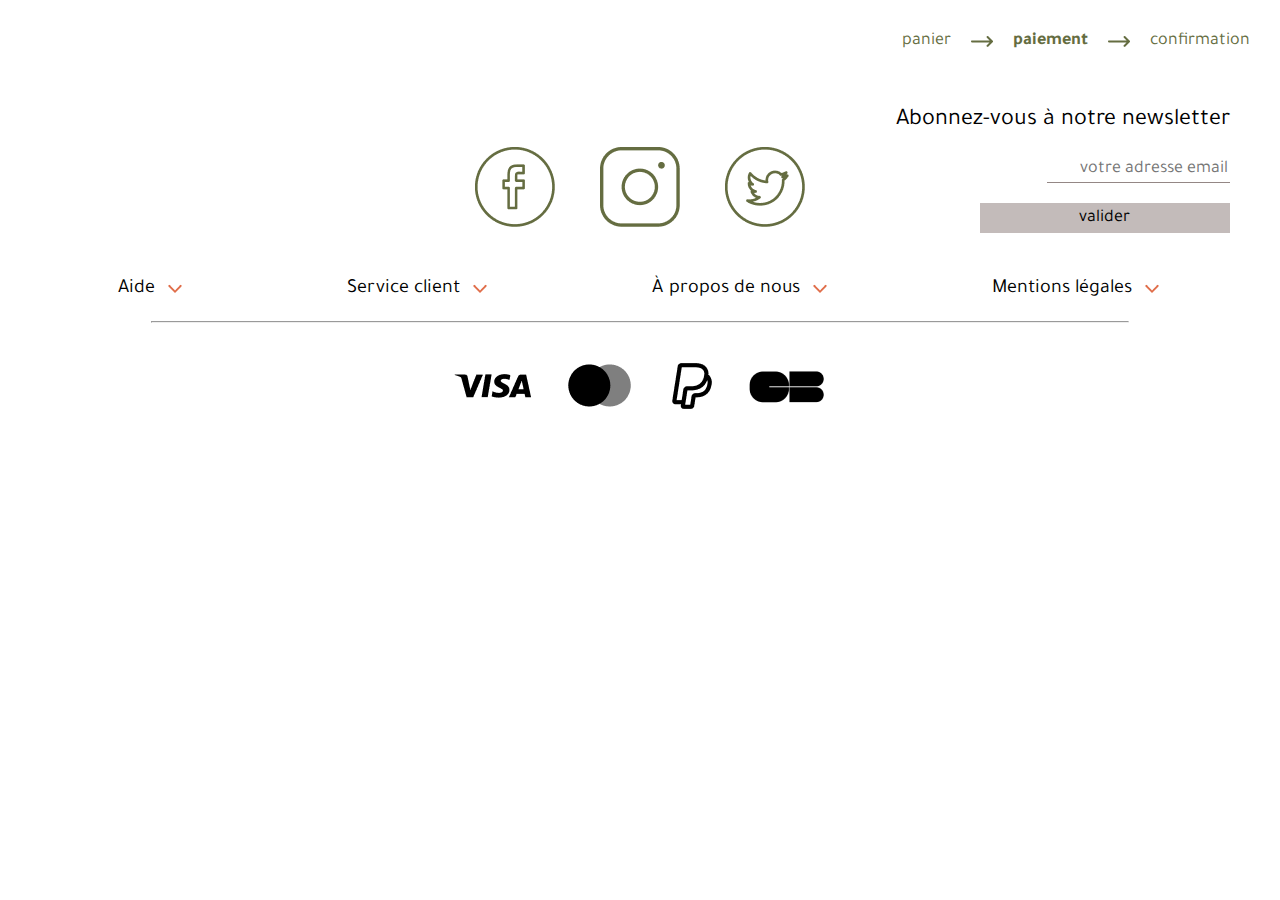
<file: test-etape-footer.html>
<!DOCTYPE html>
<html lang="en">

<head>
    <meta charset="UTF-8">
    <meta http-equiv="X-UA-Compatible" content="IE=edge">
    <meta name="viewport" content="width=device-width, initial-scale=1.0">
    <title>Document</title>
    <link rel="stylesheet" href="test-etape-footer.css">
    <link rel="preconnect" href="https://fonts.googleapis.com">
    <link rel="preconnect" href="https://fonts.gstatic.com" crossorigin>
    <link href="https://fonts.googleapis.com/css2?family=Tajawal:wght@200;300;400;500;700&display=swap"
        rel="stylesheet">
    <link rel="preconnect" href="https://fonts.googleapis.com">
    <link rel="preconnect" href="https://fonts.gstatic.com" crossorigin>
    <link href="https://fonts.googleapis.com/css2?family=B612+Mono:wght@400;700&display=swap" rel="stylesheet">
</head>

<body>

    <!-- barre "étape commande" -->

    <div class="etapecommande">
        <nav>
            <a href="panner.html">panier</a>
            <img src="images_paiement\desktop\Group.png" alt="">
            <a href="panner.html"><b>paiement</b></a>
            <img src="images_paiement\desktop\Group.png" alt="">
            <p>confirmation</p>
        </nav>
    </div>

    <div class="etapemobile">
        <h2 class=titreetape>PAIEMENT</h2>
        <p class=retourmobile>Retour</p>
    </div>


    <!-- test align right dans lien-->

    <!-- footer -->

    <footer>

        <!-- ligne n°1 icones reseaux sociaux et bloc abonnement newsletter -->
        <div class="reseaux">
            <a href=""><img src="images_catalogue\desktop\facebook.png" alt="Logo Facebook"></a>
            <a href=""><img src="images_catalogue\desktop\instagram.png" alt="Logo Instagram"></a>
            <a href=""><img src="images_catalogue\desktop\twitter.png" alt="Logo Twitter"></a>
        </div>

        <div class="newsletter">
            <p>Abonnez-vous à notre newsletter</p>
            <input type="email" placeholder="votre adresse email">
            <button type="submit">valider</button>
        </div>

        <!-- ligne n°2 menus déroulants -->
        <nav>
            <ul>
                <li class="deroulant aide"><a href="">Aide &nbsp;<img src="images_catalogue\desktop\angle_orange.png"
                            alt="Chevron dirigé vers le bas">
                    </a>
                    <ul class=cache>
                        <li><a href="">Livraisons et retours</a></li>
                        <li><a href="">FAQ</a></li>
                        <li><a href="">COVID-19</a></li>
                    </ul>
                </li>
                <li class="deroulant service"><a href="">Service client &nbsp;<img
                            src="images_catalogue\desktop\angle_orange.png" alt="Chevron dirigé vers le bas"></a>
                    <ul class=cache>
                        <li><a href="">Contactez-nous</a></li>
                        <li><a href="">Suivi de commande</a></li>
                        <li><a href="">Guide des tailles</a></li>
                        <li><a href="">E-TICKET</a></li>
                        <li><a href="">Carte cadeaux</a></li>
                    </ul>
                </li>
                <li class="deroulant apropos"><a href="">À propos de nous &nbsp;<img
                            src="images_catalogue\desktop\angle_orange.png" alt="Chevron dirigé vers le bas"></a>
                    <ul class=cache>
                        <li><a href="">kameï</a></li>
                        <li><a href="">Magasins</a></li>
                        <li><a href="">Presse</a></li>
                        <li><a href="">Développement durable & éthique</a></li>
                        <li><a href="">Partenaires</a></li>
                    </ul>
                </li>
                <li class="deroulant mentions"><a href="">Mentions légales &nbsp;<img
                            src="images_catalogue\desktop\angle_orange.png" alt="Chevron dirigé vers le bas"></a>
                    <ul class=cache>
                        <li><a href="">CGV</a></li>
                        <li><a href="">Politique de confidentialité</a></li>
                        <li><a href="">Politique en matière de cookies</a></li>
                        <li><a href="">Paramètres des cookies</a></li>
                    </ul>
                </li>
            </ul>

        </nav>

        <hr>

        <!-- ligne n°3 logos paiement -->
        <div class="logopaiement">
            <img src="images_catalogue\desktop\visa.png" alt="">
            <img src="images_catalogue\desktop\master-card.png" alt="">
            <img src="images_catalogue\desktop\paypal 1.png" alt="">
            <img src="images_catalogue\desktop\logo-carte-bleue 1.png" alt="">
        </div>

        <div class="logopaiementmob">
            <img src="images_catalogue\mobile\bx_bxl-visa.png" alt="">
            <img src="images_catalogue\mobile\uim_master-card.png" alt="">
            <img src="images_catalogue\mobile\paypal 1.png" alt="">
            <img src="images_catalogue\mobile\logo-carte-bleue 1.png" alt="">
        </div>

    </footer>





</body>

</html>
</file>
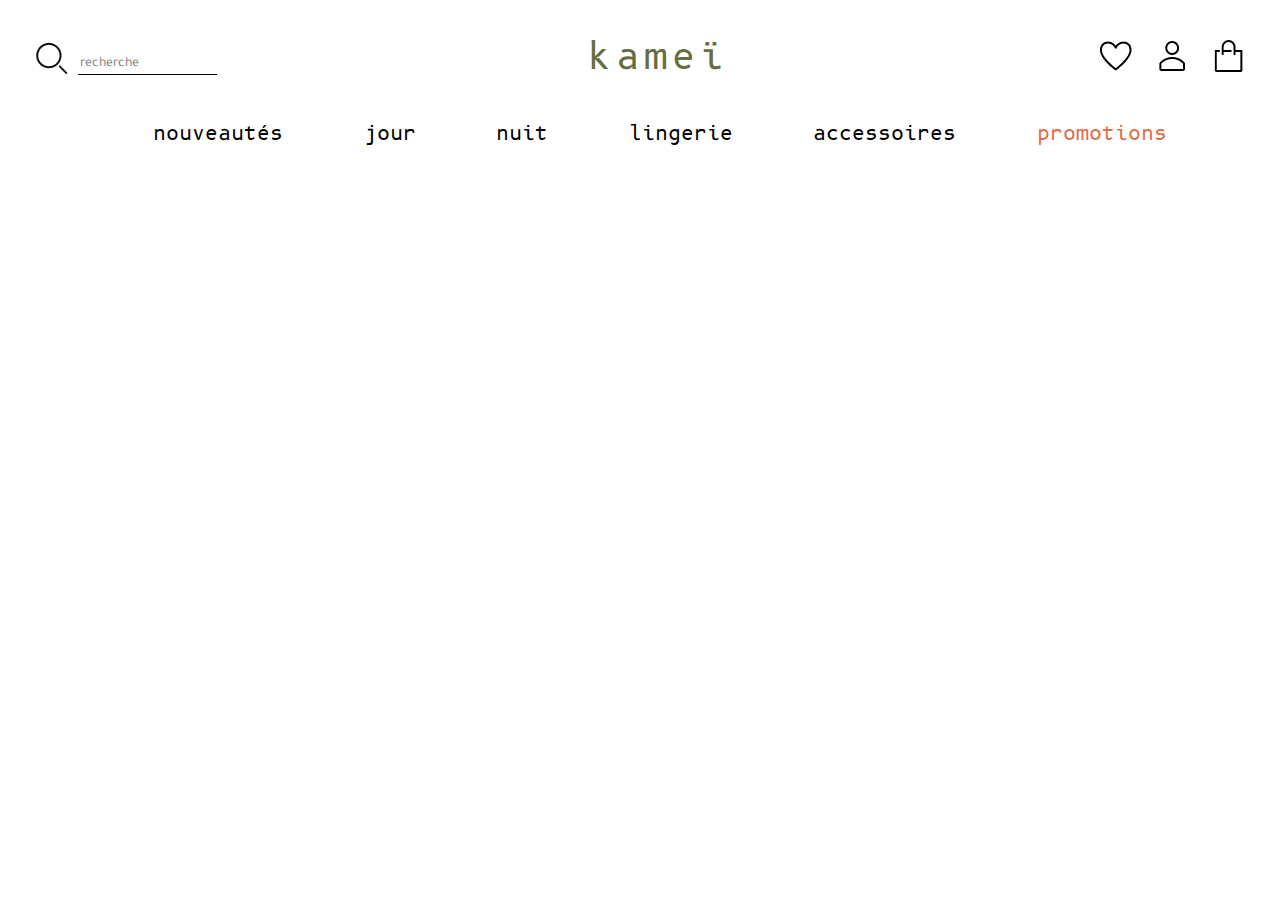
<file: test-header.html>
<!DOCTYPE html>
<html lang="en">

<head>
    <meta charset="UTF-8">
    <meta http-equiv="X-UA-Compatible" content="IE=edge">
    <meta name="viewport" content="width=device-width, initial-scale=1.0">
    <title>Document</title>
    <link rel="stylesheet" href="test-header.css">
    <link rel="preconnect" href="https://fonts.googleapis.com">
    <link rel="preconnect" href="https://fonts.gstatic.com" crossorigin>
    <link href="https://fonts.googleapis.com/css2?family=Tajawal:wght@200;300;400;500;700&display=swap"
        rel="stylesheet">
    <link rel="preconnect" href="https://fonts.googleapis.com">
    <link rel="preconnect" href="https://fonts.gstatic.com" crossorigin>
    <link href="https://fonts.googleapis.com/css2?family=B612+Mono:wght@400;700&display=swap" rel="stylesheet">
    <script defer src="script.js"></script>
</head>

<body>

    <header>
        <div class=headertop>
            <div class="searchheader">
                <img src="images-header\clarity_search-line.png" alt="">
                <input type="search" placeholder="recherche">
            </div>

            <div class=searchburger>
                <!-- <a href=""><img src="images-header\burger_mobile.png" alt=""> </a> -->
                <a href=""><img src="images-header\search_mobile.png" alt=""> </a>
            </div>

            <a href="index.html" class=logokamei>kameï</a>

            <div class="iconesheader">
                <a href=""><img src="images-header\clarity_heart-line.png" alt=""> </a>
                <a href=""><img src="images-header\clarity_user-line.png" alt=""> </a>
                <a href=""><img src="images-header\clarity_shopping-bag-line.png" alt=""> </a>
            </div>

            <div class="iconesheadermobile">
                <a href=""><img src="images-header\clarity_heart-line_mobile.png" alt=""> </a>
                <a href=""><img src="images-header\clarity_user-line_mobile.png" alt=""> </a>
                <a href=""><img src="images-header\clarity_shopping-bag-line_mobile.png" alt=""> </a>
            </div>
        </div>

        <div id="side-bar">
            <div class="toggle-button" id="toggle-button">
                <br>
                <img src="images-header\burger_mobile.png" alt="" class=burgermagie>
            </div>
            <ul>
                <li class="liste">Nouveautés</s></li>
                <li class="liste">Jour</li>
                <li class="liste">Nuit</li>
                <li class="liste">Lingerie</li>
                <li class="liste">Accessoires</li>
                <li class="liste">Promotions</li>
            </ul>
        </div>

        <nav>
            <ul>
                <li><a href="#catalogue.html" class=menuvisible>nouveautés</a></li>
                <li><a href="" class=menuvisible>jour</a>
                    <ul class=cache>
                        <li><a href=>Maille</a></li>
                        <li><a href=>Chemises</a></li>
                        <li><a href=>Cardigans</a></li>
                        <li><a href=>Pantalons</a></li>
                        <li><a href=>Ensembles</a></li>
                        <li> <a href=>T-shirts</a></li>
                        <li><a href=>Shorts</a></li>
                        <li><a href="">Voir tout</a></li>
                    </ul>
                </li>
                <li><a href="" class=menuvisible>nuit</a>
                    <ul class=cache>
                        <li><a href=>Pyjamas</a></li>
                        <li><a href=>T-shirts et hauts</a></li>
                        <li><a href=>Bas</a></li>
                        <li><a href=>Chemises de nuit</a></li>
                        <li><a href=>Déshabillés</a></li>
                        <li><a href=>Chaussons</a></li>
                        <li><a href=>Shorts</a></li>
                        <li><a href="">Voir tout</a></li>
                    </ul>
                </li>
                <li><a href="" class=menuvisible>lingerie</a>
                    <ul class=cache>
                        <li><a href=>Soutiens-gorge</a></li>
                        <li><a href=>Bas</a></li>
                        <li><a href=>Lots de slips</a></li>
                        <li><a href=>Lot de tops</a></li>
                        <li><a href=>Bodies</a></li>
                        <li><a href=>Voir tout</a></li>
                    </ul>
                </li>
                <li><a href="" class=menuvisible>accessoires
                        <ul class=cache>
                            <li><a href=>Chaussettes</a></li>
                            <li><a href=>Trousses de toilette</a></li>
                            <li><a href=>Accessoires de lingerie</a></li>
                            <li><a href=>Voir tout</a></li>
                        </ul>
                </li>
                <li><a href="" class="menuvisible"><span class=promorouge>promotions</span></a></li>
            </ul>
        </nav>

    </header>


</body>

</html>
</file>
<file: style-paiement.css>
* {
    margin: 0;
    padding: 0;
}

* {
    scrollbar-width: thin;
    scrollbar-color:  #656D41 #C3BBBA;
}

img {
    display: block;
    max-width: 100%;
}

body {
    background: #F3EDE4;
}

a, p, label {
    font-family: 'Tajawal', sans-serif;
}

a, a:visited {
    text-decoration: none;
}

a {
color: rgba(101, 109, 65, 1);
}

/* header */

header {
    background: white;
    padding: 25px;
}

header a {
    text-decoration: none;
}

header li {
    list-style-type: none;
}

.iconesheadermobile, .searchburger, .burgermagie {
    display: none;
}

.liste {
    display:none;
}

.cache {
    display: none;
}

nav > ul li:hover .cache {
    display: block;
}

.logokamei, header .menuvisible {
    font-family: 'B612 Mono';
}

.logokamei {
    color: #656D41;
    font-weight: 400;
    font-size: 36px;
    letter-spacing: 5px;
}

.menuvisible {
    font-size: 20px;   
}

.menuvisible, header .cache li, header .cache a:visited {
    color: black;
}

.promorouge {
    color: #E06D49;
}

.searchheader input, header .cache li {
    font-family: 'Tajawal';
}

header nav a:hover, header .cache li a:hover{
    color: #656d41ff;
}

header .cache li {
    padding: 5px;
    font-size: 20px;
    background: white;
}

.searchheader input {
    border: none;
    border-bottom: solid black 0.5px;
    font-size: 14px;
}

.searchheader img {
    object-fit: contain;
}

.searchheader, .iconesheader, .headertop, header nav ul{
    display: flex;
}

.searchheader {
    gap: 10px;
    align-items: flex-end;
}

.headertop {
    justify-content: space-between;
    align-items: center;
}

.iconesheader {
    gap: 20px;
}

header nav ul {
    justify-content: space-evenly;
   margin-top: 20px;
}


/* début code barre "étape commande" */

.etapecommande nav  {
    display: flex;
    justify-content: flex-end;
    gap: 20px;
}

.etapecommande  {
    display: flex;
    justify-content: flex-end;
    margin: 30px;
}

.etapecommande p,  .etapecommande a, .etapecommande a:visited, .titreetape {
    color: rgba(101, 109, 65, 1);
    font-family: 'Tajawal', sans-serif;
    text-decoration: none;
}

.etapecommande p, .etapecommande a {
font-size: 18px;
}

.etapecommande img {
    object-fit: contain;
}

.etapemobile {
    display: none;
    margin-bottom: 20px;
}

.titreetape {
    text-align: center;
    margin-top: 20px;
    font-weight: 300;
    letter-spacing: 5px;
}

.retourmobile {
    font-family: 'B612 Mono', monospace;
    font-size: 14px;
    text-decoration: underline;
    margin: 15px;
    color: #656D41;    
}

.paiemens {
    display: flex;
    flex-wrap: wrap;
    justify-content: space-around;
    align-items: center;
    font-family: 'Tajawal';
    margin-bottom: 50px;
    
}

/* fin code barre étape commande */

main {
    display: flex;
    flex-direction: row;
    justify-content: center;
    gap: 10px;
    margin-bottom: 50px;
}

.cb, .recap {
    min-height: 180px;
}

.flex {
    display: flex;
    justify-content: space-between;
}


.blocpaiement {
    width: min(500px, 90%)
}

.blocpaiement > div, .recap {
    border: solid black 0.75px;
    background: white;
    padding: 10px;
}

.detail {
    flex-direction: column;
}

.blocpaiement > div, .recap {
    margin-bottom: 10px;
    background: white;
}

.blocvalider {
    width: 324px;
    gap: 20px;
}

.blocvalider button {
    width: 100%;
    border-radius: 0;
    height: 50px;
    box-shadow: none;
    border: none;
    background: #A7B46C;
    cursor: pointer;
}

.typepaiement input {
    cursor: pointer;
}

.typepaiement{
   align-items: center;
}

.cb, .infosbank {
    display: flex;
    flex-direction: column;
    justify-content: space-between;
}

.infosbank {
    justify-content: center;
    gap: 10px;
    margin: 30px 0;
}

.infosbank p {
    margin-bottom: 10px;
}

.infosbank input {
    background: whitesmoke;
    padding: 5px;
    color:  #948785;
    border: none;
    border-bottom: black;
}

.inputbank {
    display: flex;
    justify-content: space-between;
}

hr {
    margin: 30px 10px;
}

footer {
    display: grid;
    background: white;
    padding: 20px 30px;
    grid-template-columns: 1fr 1fr 1fr;
    grid-template-rows: auto auto auto auto;
    grid-template-areas: ". reseaux newsletter" "footernav footernav footernav" "hr hr hr" ". logopaiement .";
}

.newsletter p, .newsletter input, .newsletter button, nav a {
    font-family: 'Tajawal', sans-serif;
}

.reseaux {
    display: flex;
    grid-area: reseaux;
    padding: 45px 0;
    justify-content: center;
    gap: 45px;
}

.reseaux a {
    display: flex;
    justify-content: center;
}

.newsletter {
    display: flex;
    grid-area: newsletter;
    flex-direction: column;
    align-items: flex-end;
    text-align: right;
    gap: 20px;
    padding: 5px 20px;
}

.newsletter p {
    font-size: clamp(18px, 10vw, 24px);
    grid-area: abonnezvous;
}

.newsletter input, .newsletter button {
    box-shadow: none;
    border: none;
    font-size: 18px
}

.newsletter input {
    text-align: right;
    /* border-bottom: black solid 0.5px; */
    border-bottom:  #948785 solid 0.5px;
    color: #948785;
    padding: 2px;
    cursor: text;
    grid-area: email;
}

.newsletter button {
    background: #C3BBBA;
    height: 30px;
    min-width: 250px;
    cursor: pointer;
    grid-area: bouton;
}

.logopaiementmob {
    display: none;
    grid-area: logopaiementmob;
}

.logopaiement {
    display: flex;
    grid-area: logopaiement;
    justify-content: center;
    align-items: center;
    gap: 30px;
    margin: 10px;
    margin-bottom: 20px;
}

footer hr {
    grid-area: hr;
    width: 80%;
    justify-self: center;
    margin: 15px 50px;
    /* color: aqua; */
}

footer nav {
    display: flex;
    grid-area: footernav;
    justify-content: space-evenly;
    padding: 5px 20px;
}

footer nav img {
    display: block;
    object-fit: contain;
    /* margin: auto; */
}

footer ul {
    list-style-type: none;
    padding: 0;
    margin: 0;
}

footer nav a {
    font-size: 20px;
    color: black;
    text-decoration: none;
    display: flex;
    justify-content: space-between;
}

footer nav ul {
    display: flex;
    gap: 162px;
}

.deroulant a {
    display: flex;
}

footer nav ul ul {
    display: flex;
    flex-direction: column;     
}

.cache a {
    font-size: 18px;
    color:  #948785;
}

.cache {
    display: none;
}

nav > ul li:hover .cache {
    display: block;
}


/* ===> MEDIA QUERIES FOOTER <=== */

@media (max-width: 1163px) {
    
    footer nav ul {
        gap: 70px;
    }

    footer nav ul ul a {
        font-size: 18px;
        color:  #948785; 
    }

    .newsletter p {
        font-size: 18px;
    }

    footer nav a {
        font-size: 18px;
    }

    .logopaiement {
        display: none;
    }

    .logopaiementmob {
        display: flex;
        justify-content: center;
        align-items: center;
        gap: 30px;
        margin: 10px;
        margin-bottom: 20px;
    }

    footer {
        grid-template-areas: ". reseaux newsletter" "footernav footernav footernav" "hr hr hr" ". logopaiementmob .";
    }

    .newsletter button {
        min-width: 180px;
    }

}

@media (max-width: 900px) {
    
    footer {
        grid-template-columns: 1fr 1fr;
        grid-template-rows: auto auto auto auto;
        grid-template-areas: "reseaux reseaux" "footernav newsletter" "hr hr" "logopaiementmob logopaiementmob";
        padding: 18px 15px;
    }

    /* footer nav {
        justify-content: flex-start;
        align-items: center;
    } */
 
    footer nav ul {
        display: grid;
        gap: 40px;
        grid-template-columns: 1fr 1fr;
        grid-template-areas: "apropos service" "mentions aide";
    }

    .aide {
        grid-area: aide;
    }

    .service {
        grid-area: service;
    }

    .apropos {
        grid-area: apropos;
    }

    .mentions {
        grid-area: mentions;
    }

    footer .newsletter, footer nav {
       padding: 10px;
    }

    .reseaux {
        gap: 25px;
        padding: 15px 0 30px;
    }

    .reseaux img {
        width: 80%;
    }

      .newsletter input, .newsletter button{
        font-size: 16px;
    }

     main {
         flex-direction: column;
        align-items: center;
        }
    
    .blocvalider {
            width: min(500px, 90%)
        }
    
    .blocpaiement, .blocvalider {
            gap: 20px;
        }
    
}

/* infos commande Lynda */

@media (max-width:850px) {
    .paiemens {
    display:grid;
    grid-template-areas: "child1 child2" "child3 child4";
    gap:20px;
    margin:20px;
    }
}

/* fin infos commande */

@media (max-width: 800px) {

    footer {
        /* grid-template-columns: 1fr 1fr; */
        /* grid-template-rows: auto auto auto auto; */
        /* grid-template-areas: "reseaux reseaux" "newsletter newsletter" "footernav footernav" "hr hr" "logopaiementmob logopaiementmob"; */
        display: flex;
        flex-direction: column;
        justify-content: center;
        align-items: center;
        padding: 18px 15px;
    }

    footer input {
        width: 180px;
        border: none;
    }

    footer nav ul {
        gap: 30px;
    }

    /* .newsletter button {
        width: 170px;
    } */

    .newsletter {
        display: grid;
        grid-template-areas: "abonnezvous abonnezvous" "email bouton";
        margin-bottom: 30px;
    }

    .newsletter p {
        font-size: 20px;
        text-align: center;
    }

    .newsletter input {
        text-align: left;
    }

}

/* media header */

@media (max-width: 750px) {

    header {
        padding: 8px 20px;
    }

    header nav {
        display: none;
    }

    header .logokamei {
        font-size: 28px;
    }

    .searchheader, .iconesheader {
        display: none;
    }

    .searchburger {
        display: block;
        margin-left: 35px;
    }

    .iconesheadermobile {
        display: flex;
        gap: 15px;
    }

    #side-bar{
        position:absolute;
        width:180px;
        height:30%;
        background: #656D41;
       left:-300px;
        transition:.5s ease-out;
        z-index: 4;
    }
    
    .toggle-button{
      position:absolute;
     top:-50px;
      left:310px;
      cursor:pointer;
      height: 30px;
      width:30px;
    }
    
    .liste{
        display:block;
    }
    
    /* .toggle-button .burgermagie{
        display: block;
        margin-top:4px;
        transition: 0.5s ease;
        width:40px;
        height:10px;
        border-radius:4px;
        background: #656D41;
    } */
        
     .liste {
        color: white;
        list-style-type: none;
        font-size:20px;
        cursor:pointer;
        padding-left:5px;
        font-family: 'tajawal';
        font-weight:normal;    
    }
    
     .liste:hover{
        background: #292929;
        color:#fcfcfb;
    }
    
    #side-bar.active{
        left:0;
    }
    
    #side-bar.active.toggle-button{
        top:2.8rem;
        left:235px;
    }
    
    #side-bare.active .burgermagie {
    
      position:absolute;
    
    }

    .burgermagie {
        display: block;
    }    

}

/* fin media header */

@media (max-width: 400px) {

    /* footer */

    main {
        margin-bottom: 35px;
    }

    footer {
        padding: 10px;
    }

    footer nav {
        justify-content: flex-end;
    }

    footer nav ul {
        display: flex;
        flex-direction: column;
        gap: 15px;
    }

    .newsletter {
        display: flex;
        flex-direction: column;
        justify-content: center;
        align-items: center;
        margin-bottom: 20px;
    }

    footer nav ul {
        gap: 20px;
    }

    .logopaiementmob, .reseaux {
        flex-wrap: wrap;
        gap: 10px;
    }

}

@media (max-width: 400px) {

    .etapecommande {
        display: none;
    }

    .etapemobile {
        display: block;
    }

    .inputbank {
        flex-direction: column;
    }

}
</file>
<file: style1.css>
*{
    margin:0px;
    padding:0px;
    box-sizing: border-box;
}


body{
    background:#F2EBEA ;
    
}

input{
   
max-width: 150px;
min-width:30px;
height: 40.5px;
background: url('image/Zone\ recherche\ \(1\).png')no-repeat center 50% ;
border: none;


}
.image3{
    border:none;
    background: url('image/clarity_shopping-bag-line\ \(1\).png')no-repeat center/cover;
    max-width:34px;
    min-width:17px;
    height:40px;
  
}

.image2{
    border:none;
    background: url('image/clarity_user-line\ \(1\).png')no-repeat center/cover ;
    max-width:34px;
    min-width:17px;
    height:40px;
    
}
.image1{
    border:none;
    background: url('image/clarity_heart-line\ \(1\).png')no-repeat center/cover;
    max-width:25px;
    min-width:15px;
    height:40px;
    padding:20px;
    
   
}
header{
width:auto;
font-style: normal;
font-weight: normal;
max-width: 1536px;
min-width: 400px;
height: 140px;
background: white;
color:white;

}

.topbar{
    font-family: "B612 Mono";
    font-size:20px;
    display:flex;
    height:70px;
    justify-content: space-between;
    align-items: flex-end;
    margin:0px;
    padding:10px;

}

.active{

    color:#E06D49;
}

/*menue */

header nav .sous-titre{
    color:black;
    height: 70px;
}
    
header nav ul {
    list-style: none;
    margin:0px  80px;
    padding:0px;
}

 header nav ul li{
     margin:0px ;
     padding:0px;
     float:left;
     width:200px;
     height: 40px;
     background:white;
     line-height:40px;
     text-align: center;

 }

 header nav ul li  a{
     display:block;
     color:#948785;
     font-size: 20px;
     font-family: 'tajawal';
     

 }

 header nav ul li a:hover{
     color:#656D41;
     opacity:0.3px;
 }

 header nav ul li ul li{
     display:none;
 }

 header nav ul li:hover ul li{
     display:block;

 }

 .posit{
     
    display:flex;
    justify-content: space-around;
    align-items: center;
    margin:auto;
    text-align: center;
    max-width: 900px;
    min-width: 400px;
    background: #f2ebea;
    margin-top:0px;
    height: 65px;
    font-size: 18px;
    font-family:'tajawal';
 }
.boite{
   max-width: 1200px;
   min-width:400px;
    display:flex;
    flex-wrap: wrap;
    justify-content: space-between;
    align-items: center;
    margin:auto;
   
    
}
.choix .monchoix{
    margin:10px;
}

.mesarticles{
    width:auto;
  
    height:500px;
    max-width:900px; 
    min-width: 400px;
    margin-top: 100px;
    margin-right: 30px;
}
.monarticle{
    display:flex;
    width:auto;
    background: #fffcfc;
    padding:20px;  
    max-width:720px;
    min-width:400px;
    color:black;
    align-items: center;
   
  
}
.titree{
    padding:30px;
}

.coleur{

    width:auto;
    width:20px;
    height: 20px;
}
.nombre{
    display:flex;

}
.modsupp:hover{
    color:#E06D49;
opacity: 0.7;
}

.recapitulatif{
   width:auto;
    max-width:500px;
    min-width: 400px;
    height:450px;
    padding:20px;
    margin:20px;
    margin-left: 30px;
}
.boite2{
    display:flex;
    justify-content: space-between;
    align-items: center;
    display:flex;
    justify-content: space-between;
    background: #fffcfc;
    height: 200px;
    width: auto;
    padding:20px;
    align-items:center;
   color:black;
    
}

.favorite {
    margin:auto;
       width: 100%;
       height: 56px;
       background: black;
       transition: -4s linear;
       margin-top: 30px;
    
    }
.malivraison{
        
        width: auto;
        max-width:900px;
        min-width:400px;
         height:150px;
         color:black;
        
}
.boite1{
    width:auto;
    max-width: 820px;
    min-width: 400px;
    display:flex;
    justify-content: space-between;
    align-items:center;
    padding:15px;
    background: #fffcfc;
    height:112px ;
  
}


.texte{
    color:white;
    font-family: 'Tajawal';
    font-style: normal;
    font-weight: normal;
    font-size: 20px;
    line-height: 29px;
    
    }


 .paiemens{
   
    display:flex;
    flex-wrap: wrap;
    justify-content: space-around;
    align-items: center;
    color: #000000;
  
}

.paiemens img{
    width:50%;
}

     a{
    text-decoration:none;
    color:black;
}

 ul li {
   list-style-type: none;
}

.title1{
font-size: max(2vw,35px);
line-height: 140.5%;
letter-spacing: 0.25em;
color: #656D41;


}
.nom{
    font-family: 'B612 Mono';
    font-size: 18px;
    font-style: normal;
    font-weight: normal;
   color: #000000;
}
.sous-nom{
font-family:'tajawal';
font-size: 14px;
color:#948785;
font-weight: normal;
z-index: 1000;
position:sticky;

}


h1 {

font-family: 'B612 Mono';
font-style: normal;
font-weight: normal;
font-size: 18px;
line-height: 29px;
color: #000000;
}


.sous-titre{
   
font-family: 'B612 Mono';
font-style: normal;
font-weight: normal;
font-size: 20px;
line-height: 24px;
color: #000000;

}
.titre{
    
font-family: 'Tajawal';
font-style: normal;
font-weight: normal;
font-size: 20px;
line-height: 28px;
color: #000000;
padding:0px;
margin:20px;

}
.montant  .montants .titree  .paiemens{
font-family: Tajawal;
font-style: normal;
font-weight: normal;
color: #000000;
font-size: 20px;

}
/*

#lab{
    width: 30px;
    height:30px;
    background:linear-gradient(#000000 0%,#000000 20%,transparent 21%, transparent 40%,#000000 41%, 
    #000000 60%,transparent 61%,
    transparent 80%, #000000 81%,#000000 100%);
    margin:10px;
    display:none;

    
}
/*

#ch{

    display :none;
}
*/
footer {
    display: grid;
    background: white;
    padding: 20px 30px;
    grid-template-columns: 1fr 1fr 1fr;
    grid-template-rows: auto auto auto auto;
    grid-template-areas: ". reseaux newsletter" "footernav footernav footernav" "hr hr hr" ". logopaiement .";
    max-width:1536px;
     min-width:400px;
     height:auto;
     margin:30px 0px 0px 0px;


}


.reseaux {
    grid-area: reseaux;
    padding: 45px 0;
    align-items: center;
   
    display:flex;
    justify-content: space-around;
    
    
    
}


.newsletter {
    grid-area: newsletter;
    display:flex;
    flex-direction: column;
    align-items: flex-end;
    text-align: right;
    gap: 20px;
    padding: 5px 20px;
    height:170px;
    width:498px;
    margin-left:0px;
    margin-bottom: 10px;
    width:auto;
    
    
}


.val{
    text-align: center;
 
}


.newsletter p {
    font-size: 24px;
    color:black;
}

.newsletter input {
    border-bottom: black solid 0.5px;
    color: #948785;
    font-size: 18px;
    padding: 20px;
  
   
}

.newsletter button {
    background: #C3BBBA;
    height: 30px;
    width: 250px;
    padding:10px;
    font-size: clamp (14px, 8vw, 18px);
    cursor: pointer;
    text-align:center;
    align-items: center;
   width:50%;
   border:none;
 
}

.logopaiementmob {
    display: none;
    grid-area: logopaiementmob;
}

.logopaiement {
    display:flex;
    grid-area: logopaiement;
    justify-content:space-evenly;
    align-items: center;
    gap: 30px;
    margin: 10px;
   
    width:auto;
}

footer hr {
    grid-area: hr;
    width: 80%;
    justify-self: center;
    margin: 15px 50px;
}

    .email{
        background: url('image/votre\ adresse\ email.png')no-repeat center 50%;
       

        max-width: 150px;
         min-width:30px;
             height: 40.5px;


    
    }
footer nav {
    grid-area: footernav;
    display:flex;
    justify-content: space-evenly;
    padding: 5px 20px;
    width:auto;
    
}

footer nav img {
  display:block;
  margin:auto;
}

ul {
    list-style-type: none;
    padding: 0;
    margin: 0;
}

footer nav a {
    font-size: 20px;
    color: black;
}

footer nav ul {
    display: flex;
    gap: 162px;
}

footer nav ul ul {
    display: flex;
    flex-direction: column;     
}

footer nav ul ul a {
    font-size: 18px;
    color:  #948785; 
}



   footer nav > ul li:hover .cache {
    display: block;
   
}
.cache{
    display:none;
}
.cache{
    z-index: 1000;
position:sticky;
}

.liste{
    display: none;
}

@media all and (max-width:850px){
    

    #side-bar{
        position:absolute;
        width:180px;
        height:30%;
        background: #656D41;
       left:-300px;
        transition:.5s ease-out;
        z-index: 4;

    }
    .toggle-button{
      position:absolute;
     top:-50px;
      left:310px;
      cursor:pointer;
      height: 30px;
      width:30px;
     

    }
    .liste{
        display:block;
    }

    .toggle-button span{
        display: block;
        margin-top:4px;
        transition: 0.5s ease;
        width:40px;
        height:10px;
        border-radius:4px;
        background: #656D41;

    }
        
     .liste{
        color: white;
        list-style-type: none;
        font-size:20px;
        cursor:pointer;
        padding-left:5px;
        font-family: 'tajawal';
        font-weight:normal;
        
    }
     .liste:hover{
        background: #292929;
        color:#fcfcfb;
    }
    
    
    #side-bar.active{
        left:0;
    }
    #side-bar.active.toggle-button{
        top:2.8rem;
        left:235px;
    }
    
    
    #side-bare.active span{

      position:absolute;

    }
    
    #side-bare.active span:nth-child(1) {
        transform: rotate(45deg);
    }
    
    #side-bare.active span:nth-child(2) {
       opacity:0;
    }
   

    #side-bare.active span:nth-child(3) {
        transform: rotate(45deg);
    }



    /*----------------------------*/
   nav{
       display:block;
       position:absolute;
       left:0px;
       right:0px;
       transform: translate(-1000px,0);
       transition:all 0.5s ease;

   }

  nav>a{
       width:auto;
   }

   #ch:checked+nav{
       transform: translate(0,0);
       transition: all 0.5s ease;
   }

  #lab{
      display:block;
     
  }
  

  .boite{
    flex-direction: column;
    margin-top: 10px;
}


.posit{
   
     height: 38px;     
    margin:auto;
    justify-content: center;
    padding:20px;
    margin:20px;
   
}
.hidden{
    display:none;
}
.topbar{
    justify-content: space-between;
    align-items: center;
    padding:0px;
    height:140px;
}

input{
    
    background: url(image/Icone\ recherche.png)no-repeat;
    width:20px;
    height:20px;
}

.image1{
    height:20px;
    margin:4px;
    width:20px;
    padding:0px;
    
}

.image2 {
  
    height:20px;
    margin:4px;
    width:20px;
    

}

.image3{

    height:20px;
    margin:4px;
    width:20px;
}

.boite{
    justify-content: space-around;
    flex-direction: column;
    text-align: center;
    margin:0px;
    margin:auto;
  
    
}


.email{
    background: url('image/votre\ adresse\ email.png')no-repeat 30%;
   
 

}
.recapitulatif{
    order:2;
   
}

.mesarticles{
    margin:50px 0 0 0;
}

.titree{
    text-align: justify;
}
.mantant{
    text-align:justify;
}
.montants{
    text-align:justify;
}

.choix{
    text-align:justify;
}
.monchoix{
    text-align:justify;
}
.retour{
    grid-area: child1;
}

.suivi{
    grid-area: child3;
}
.paiement{
    grid-area: child2;
}
.service{
    grid-area: child4;
}


.paiemens{

    display:grid;
   grid-template-areas:"child1 child2"
                        "child3 child4" ;
                        gap:20px;
                        margin:20px;
}

.paiemens img{
    width:40%;
}


footer {
    grid-template-columns: 1fr 1fr;
    grid-template-rows: auto auto auto auto;
    grid-template-areas: "reseaux reseaux" "footernav newsletter" "hr hr" "logopaiementmob logopaiementmob";
    padding: 18px 15px;
    margin:auto;
}

footer nav ul {
    flex-direction: column;
    gap: 20px;
   
}



.newsletter p{
    font-size: 16px;
}

.reseaux img {
    width: 50%;
    
}

.logopaiement {
    display: none;
}
.logopaiementmob {
    display: flex;
    justify-content: center;
    align-items: center;
    gap: 30px;

    margin-bottom: 20px;
}
.newsletter{
    width:200px;

    
}

  .newsletter input, .newsletter button{
    font-size: 14px;
  
}
.newsletter button {
    width: 170px;
 
    }
    footer input {
        width: 180px;
    }
    
    .cache{
        display:block;
    }
    
    
    footer nav {
        display: flex;
        grid-area: footernav;
        justify-content: space-evenly;
        padding: 5px 20px;
    }
    
    footer nav img {
        display: block;
        object-fit: contain;
        /* margin: auto; */
    }
    
    footer ul {
        list-style-type: none;
        padding: 0;
        margin: 0;
    }
    
    footer nav a {
        font-size: 20px;
        color: black;
        text-decoration: none;
        display: flex;
        justify-content: space-between;
    }
    
    footer nav ul {
        display: flex;
      /*  gap: 162px;*/
    }
    
    .deroulant a {
        display: flex;
    }
    
    footer nav ul ul {
        display: flex;
        flex-direction: column;     
    }
    
    .cache a {
        font-size: 18px;
        color:  #948785;
    }
    
    .cache {
        display: none;
    }
    
    nav > ul li:hover .cache {
        display: block;
       
    }
   
    
    
    footer nav ul {
        display: grid;
        gap: 40px;
        grid-template-columns: 1fr 1fr;
        grid-template-areas: "apropos service" "mentions aide";
        margin:auto;
        
    }
    .reseau{
        width:150px;
        align-items: center;
      
       
    }

}
</file>
<file: sélection.css>
* {
    margin: 0;
    padding: 0;
}

body {
    background: #F2EBEA;
    font-family: 'B612 Mono', sans-serif;
}

/*---------------------- HEADER LYNDA ----------------------*/
header {
    background: white;
    padding: 25px;
}

header a {
    text-decoration: none;
}

header li {
    list-style-type: none;
}

.iconesheadermobile, .searchburger {
    display: none;
}

.cache {
    display: none;
}

nav > ul li:hover .cache {
    display: block;
}

.logokamei, header .menuvisible {
    font-family: 'B612 Mono';
}

.logokamei {
    color: #656D41;
    font-weight: 400;
    font-size: 36px;
    letter-spacing: 5px;
}

.menuvisible {
    font-size: 20px;   
}

.menuvisible, header .cache li, header .cache a:visited {
    color: black;
}

.promorouge {
    color: #E06D49;
}

.searchheader input, header .cache li {
    font-family: 'Tajawal';
}

header nav a:hover, header .cache li a:hover{
    color: #656d41ff;
}

header .cache li {
    padding: 5px;
    font-size: 20px;
    background: white;
}

.searchheader input {
    border: none;
    border-bottom: solid black 0.5px;
    font-size: 14px;
}

.searchheader img {
    object-fit: contain;
}

.searchheader, .iconesheader, .headertop, header nav ul{
    display: flex;
}

.searchheader {
    gap: 10px;
    align-items: flex-end;
}

.headertop {
    justify-content: space-between;
    align-items: center;
}

.iconesheader {
    gap: 20px;
}

header nav ul {
    justify-content: space-evenly;
   margin-top: 20px;
}


@media (max-width: 750px) {

    header {
        padding: 8px 20px;
    }

    header nav {
        display: none;
    }

    header .logokamei {
        font-size: 28px;
    }

    .searchheader, .iconesheader {
        display: none;
    }

    .searchburger {
        display: flex;
        gap: 35px;
    }

    .iconesheadermobile {
        display: flex;
        gap: 15px;
    }

}
    
/*---------------------------- MON CSS ----------------------------*/

main {
    flex-direction: column;
    align-items: center;
    /* margin: 0 115px;
    gap: 75px; */
}

a {
    text-decoration: none;
    color: #656D41;
}

section {
    display: flex;
    margin: 34px auto 50px;
}

.box {
    padding: 20px;
}


.grid {
    display: grid;
    grid-gap: 20px;
}

.flex {
    display: flex;
    flex-direction: column;
}

h1, p {
    text-align: left;
    gap: 20px;
}

h1 {
    font-family: 'tajawal', sans-serif;
    font-size: 48px;
}

h2 {
    font-family: 'tajawal', sans-serif;
    font-size: 40px;
}

h4 {
    font-family: 'tajawal', sans-serif;
    font-size: 24px;
    font-weight: normal;
}

p {
    font-family: 'B612 Mono', sans-serif;
    font-size: 18px;
}

nav {
    color: #656D41;
}

section img {
    display: block;
}

.color {
    width: auto;
}

.box0 a, nav a, nav p {
    display: flex;
    font-family: 'B612 Mono', monospace;
    font-size: 18px;
}

.box0 nav {
    margin: 37.5px 25px;
    flex-direction: row;
}

/*----------------------- SECTION 1 -----------------------*/
#s1 {
    grid-template-columns: repeat(4, 1fr);
    margin: 0px 115px 75px 115px;
}

#s1 .photo {
    display: flex;
    justify-content: center;
    align-items: center;
}

#s1 .a {
    color: #656D41;
}

#s1 .box1 {
    grid-column: 1/2;
    grid-row: 1/2;
}

#s1 .box2 {
    grid-column: 2/3;
    grid-row: 1/2;
}

#s1 .box3 {
    grid-column: 1/2;
    grid-row: 2/3;
}

#s1 .box4 {
    grid-column: 2/3;
    grid-row: 2/3;
}

#s1 .box5 {
    grid-column: 3/5;
    grid-row: 1/3;
}

/*---------------------- Détail du vêtement ----------------------*/
#s1 .box5 {
    margin-bottom: 20px;
}

#détail p {
    font-family: 'tajawal', sans-serif;
    font-size: 20px;
}

.taille {
    flex-direction: row;
}

.taille a {
    color: black;
}

button {
    width: 545px;
    height: 57.57px;
    border: 1px solid black;
    box-sizing: border-box;
}

.button1 {
    background: #A7B46C;
    color: #ffffff;
    width: 545px;
    height: 57.57px;
    font-family: 'B612 Mono', sans-serif;
    font-size: 20px;
    text-align: center;
    justify-content: center;
    align-items: center;
}
.button2 {
    background: #ffffff;
    color: black;
    width: 545px;
    height: 57.57px;
    font-family: 'B612 Mono', sans-serif;
    font-size: 20px;
    text-align: center;
    justify-content: center;
    align-items: center;
}

#box .img {
    width: 20px;
    height: 20px;
}

#détail .icon-plus {
    justify-content: space-between;
    flex-direction: row;
    align-items: center;
}


/*----------------------- SECTION 2 -----------------------*/
#s2 {
    display: flex;
    justify-content: center;
    flex-direction: column;
    align-items: flex-start;
    margin: 50px;
}

#s2 .recommandations {
    display: flex;
    flex-direction: row;
    align-items: center;
}

#s2 .box {
    margin: 20px;
}

/*------------------ ICÔNES LIVRAISON --------------------*/
/*------------------ Ce que j'ai fais --------------------*/
#s3 {
    display: flex;
    justify-content: space-around;
    flex-direction: row;
    align-items: center;
    margin-bottom: 75px;

}

#s3 .box {
    gap: 30px;
}

#s3 .b2 {
    margin-bottom: 40px;
}

#s3 .b3 {
    margin-bottom: 35px;
    gap: 10px;
}

#s3 .b4 {
    margin-bottom: 10px;
}

#s3 img {
    display: flex;
    justify-content: center;
    align-items: center;
    gap: 10px;
    width: auto;
    margin: auto;
}

#s3 p {
    text-align: center;
}

/*----------------------- FOOTER LOUISE -----------------------*/
/* Marche à condition d'avoir bien mis ces 2 paramètres de base au début du HTML + les liens googlefont Tajawal et B612 dans leur différents weight dans le head */

img {
    display: block;
    max-width: 100%;
}

/* ===>  footer pour tout le monde <=== */

footer {
    display: grid;
    background: white;
    padding: 20px 30px;
    grid-template-columns: 1fr 1fr 1fr;
    grid-template-rows: auto auto auto auto;
    grid-template-areas: ". reseaux newsletter" "footernav footernav footernav" "hr hr hr" ". logopaiement .";
}

.newsletter p, .newsletter input, .newsletter button, nav a {
    font-family: 'Tajawal', sans-serif;
}

.reseaux {
    display: flex;
    grid-area: reseaux;
    padding: 45px 0;
    justify-content: center;
    gap: 45px;
}

.reseaux a {
    display: flex;
    justify-content: center;
}

.newsletter {
    display: flex;
    grid-area: newsletter;
    flex-direction: column;
    align-items: flex-end;
    text-align: right;
    gap: 20px;
    padding: 5px 20px;
}

.newsletter p {
    font-size: clamp(18px, 10vw, 24px);
    grid-area: abonnezvous;
}

.newsletter input, .newsletter button {
    box-shadow: none;
    border: none;
    font-size: 18px
}

.newsletter input {
    text-align: right;
    /* border-bottom: black solid 0.5px; */
    border-bottom:  #948785 solid 0.5px;
    color: #948785;
    padding: 2px;
    cursor: text;
    grid-area: email;
}

.newsletter button {
    background: #C3BBBA;
    height: 30px;
    min-width: 250px;
    cursor: pointer;
    grid-area: bouton;
}

.logopaiementmob {
    display: none;
    grid-area: logopaiementmob;
}

.logopaiement {
    display: flex;
    grid-area: logopaiement;
    justify-content: center;
    align-items: center;
    gap: 30px;
    margin: 10px;
    margin-bottom: 20px;
}

footer hr {
    grid-area: hr;
    width: 80%;
    justify-self: center;
    margin: 15px 50px;
    /* color: aqua; */
}

footer nav {
    display: flex;
    grid-area: footernav;
    justify-content: space-evenly;
    padding: 5px 20px;
}

footer nav img {
    display: block;
    object-fit: contain;
    /* margin: auto; */
}

footer ul {
    list-style-type: none;
    padding: 0;
    margin: 0;
}

footer nav a {
    font-size: 20px;
    color: black;
    text-decoration: none;
    display: flex;
    justify-content: space-between;
}

footer nav ul {
    display: flex;
    gap: 162px;
}

.deroulant a {
    display: flex;
}

footer nav ul ul {
    display: flex;
    flex-direction: column;     
}

.cache a {
    font-size: 18px;
    color:  #948785;
}

.cache {
    display: none;
}

nav > ul li:hover .cache {
    display: block;
}


/* ===> MEDIA QUERIES FOOTER <=== */

@media (max-width: 1163px) {
    
    footer nav ul {
        gap: 70px;
    }

    footer nav ul ul a {
        font-size: 18px;
        color:  #948785; 
    }

    .newsletter p {
        font-size: 18px;
    }

    footer nav a {
        font-size: 18px;
    }

    .logopaiement {
        display: none;
    }

    .logopaiementmob {
        display: flex;
        justify-content: center;
        align-items: center;
        gap: 30px;
        margin: 10px;
        margin-bottom: 20px;
    }

    footer {
        grid-template-areas: ". reseaux newsletter" "footernav footernav footernav" "hr hr hr" ". logopaiementmob .";
    }

    .newsletter button {
        min-width: 180px;
    }

}

@media (max-width: 900px) {
    
    footer {
        grid-template-columns: 1fr 1fr;
        grid-template-rows: auto auto auto auto;
        grid-template-areas: "reseaux reseaux" "footernav newsletter" "hr hr" "logopaiementmob logopaiementmob";
        padding: 18px 15px;
    }

    /* footer nav {
        justify-content: flex-start;
        align-items: center;
    } */
 
    footer nav ul {
        display: grid;
        gap: 40px;
        grid-template-columns: 1fr 1fr;
        grid-template-areas: "apropos service" "mentions aide";
    }

    .aide {
        grid-area: aide;
    }

    .service {
        grid-area: service;
    }

    .apropos {
        grid-area: apropos;
    }

    .mentions {
        grid-area: mentions;
    }

    footer .newsletter, footer nav {
       padding: 10px;
    }

    .reseaux {
        gap: 25px;
        padding: 15px 0 30px;
    }

    .reseaux img {
        width: 80%;
    }

      .newsletter input, .newsletter button{
        font-size: 16px;
    }

}

@media (max-width: 800px) {

    footer {
        /* grid-template-columns: 1fr 1fr; */
        /* grid-template-rows: auto auto auto auto; */
        /* grid-template-areas: "reseaux reseaux" "newsletter newsletter" "footernav footernav" "hr hr" "logopaiementmob logopaiementmob"; */
        display: flex;
        flex-direction: column;
        justify-content: center;
        align-items: center;
        padding: 18px 15px;
    }

    footer input {
        width: 180px;
        border: none;
    }

    footer nav ul {
        gap: 30px;
    }

    /* .newsletter button {
        width: 170px;
    } */

    .newsletter {
        display: grid;
        grid-template-areas: "abonnezvous abonnezvous" "email bouton";
        margin-bottom: 30px;
    }

    .newsletter p {
        font-size: 20px;
        text-align: center;
    }

    .newsletter input {
        text-align: left;
    }

}

@media (max-width: 400px) {

    /* footer */

    footer {
        padding: 10px;
    }

    footer nav {
        justify-content: flex-end;
    }

    footer nav ul {
        display: flex;
        flex-direction: column;
        gap: 15px;
    }

    .newsletter {
        display: flex;
        flex-direction: column;
        justify-content: center;
        align-items: center;
        margin-bottom: 20px;
    }

    footer nav ul {
        gap: 20px;
    }

    .logopaiementmob, .reseaux {
        flex-wrap: wrap;
        gap: 10px;
    }

}
</file>
<file: test-etape-footer.css>
/* Marche à condition d'avoir bien mis ces 2 paramètres de base au début du HTML + les liens googlefont Tajawal et B612 dans leur différents weight dans le head */

* {
    margin: 0;
    padding: 0;
}

img {
    display: block;
    max-width: 100%;
}

/* barre étape pour lynda */

.etapecommande nav  {
    display: flex;
    justify-content: flex-end;
    gap: 20px;
}

.etapecommande  {
    display: flex;
    justify-content: flex-end;
    margin: 30px;
}

.etapecommande p,  .etapecommande a, .etapecommande a:visited, .titreetape {
    color: rgba(101, 109, 65, 1);
    font-family: 'Tajawal', sans-serif;
    text-decoration: none;
}

.etapecommande p, .etapecommande a {
font-size: 18px;
}

.etapecommande img {
    object-fit: contain;
}

.etapemobile {
    display: none;
    margin-bottom: 20px;
}

.titreetape {
    text-align: center;
    margin-top: 20px;
    font-weight: 300;
    letter-spacing: 5px;
}

.retourmobile {
    font-family: 'B612 Mono', monospace;
    font-size: 14px;
    text-decoration: underline;
    margin: 15px;
    color: #656D41;    
}

@media (max-width: 400px) {

    .etapecommande {
        display: none;
    }

    .etapemobile {
        display: block;
    }

}


/* ===>  footer pour tout le monde <=== */

footer {
    display: grid;
    background: white;
    padding: 20px 30px;
    grid-template-columns: 1fr 1fr 1fr;
    grid-template-rows: auto auto auto auto;
    grid-template-areas: ". reseaux newsletter" "footernav footernav footernav" "hr hr hr" ". logopaiement .";
}

.newsletter p, .newsletter input, .newsletter button, nav a {
    font-family: 'Tajawal', sans-serif;
}

.reseaux {
    display: flex;
    grid-area: reseaux;
    padding: 45px 0;
    justify-content: center;
    gap: 45px;
}

.reseaux a {
    display: flex;
    justify-content: center;
}

.newsletter {
    display: flex;
    grid-area: newsletter;
    flex-direction: column;
    align-items: flex-end;
    text-align: right;
    gap: 20px;
    padding: 5px 20px;
}

.newsletter p {
    font-size: clamp(18px, 10vw, 24px);
    grid-area: abonnezvous;
}

.newsletter input, .newsletter button {
    box-shadow: none;
    border: none;
    font-size: 18px
}

.newsletter input {
    text-align: right;
    /* border-bottom: black solid 0.5px; */
    border-bottom:  #948785 solid 0.5px;
    color: #948785;
    padding: 2px;
    cursor: text;
    grid-area: email;
}

.newsletter button {
    background: #C3BBBA;
    height: 30px;
    min-width: 250px;
    cursor: pointer;
    grid-area: bouton;
}

.logopaiementmob {
    display: none;
    grid-area: logopaiementmob;
}

.logopaiement {
    display: flex;
    grid-area: logopaiement;
    justify-content: center;
    align-items: center;
    gap: 30px;
    margin: 10px;
    margin-bottom: 20px;
}

footer hr {
    grid-area: hr;
    width: 80%;
    justify-self: center;
    margin: 15px 50px;
    /* color: aqua; */
}

footer nav {
    display: flex;
    grid-area: footernav;
    justify-content: space-evenly;
    padding: 5px 20px;
}

footer nav img {
    display: block;
    object-fit: contain;
    /* margin: auto; */
}

footer ul {
    list-style-type: none;
    padding: 0;
    margin: 0;
}

footer nav a {
    font-size: 20px;
    color: black;
    text-decoration: none;
    display: flex;
    justify-content: space-between;
}

footer nav ul {
    display: flex;
    gap: 162px;
}

.deroulant a {
    display: flex;
}

footer nav ul ul {
    display: flex;
    flex-direction: column;     
}

.cache a {
    font-size: 18px;
    color:  #948785;
}

.cache {
    display: none;
}

nav > ul li:hover .cache {
    display: block;
}


/* ===> MEDIA QUERIES FOOTER <=== */

@media (max-width: 1163px) {
    
    footer nav ul {
        gap: 70px;
    }

    footer nav ul ul a {
        font-size: 18px;
        color:  #948785; 
    }

    .newsletter p {
        font-size: 18px;
    }

    footer nav a {
        font-size: 18px;
    }

    .logopaiement {
        display: none;
    }

    .logopaiementmob {
        display: flex;
        justify-content: center;
        align-items: center;
        gap: 30px;
        margin: 10px;
        margin-bottom: 20px;
    }

    footer {
        grid-template-areas: ". reseaux newsletter" "footernav footernav footernav" "hr hr hr" ". logopaiementmob .";
    }

    .newsletter button {
        min-width: 180px;
    }

}

@media (max-width: 900px) {
    
    footer {
        grid-template-columns: 1fr 1fr;
        grid-template-rows: auto auto auto auto;
        grid-template-areas: "reseaux reseaux" "footernav newsletter" "hr hr" "logopaiementmob logopaiementmob";
        padding: 18px 15px;
    }

    /* footer nav {
        justify-content: flex-start;
        align-items: center;
    } */
 
    footer nav ul {
        display: grid;
        gap: 40px;
        grid-template-columns: 1fr 1fr;
        grid-template-areas: "apropos service" "mentions aide";
    }

    .aide {
        grid-area: aide;
    }

    .service {
        grid-area: service;
    }

    .apropos {
        grid-area: apropos;
    }

    .mentions {
        grid-area: mentions;
    }

    footer .newsletter, footer nav {
       padding: 10px;
    }

    .reseaux {
        gap: 25px;
        padding: 15px 0 30px;
    }

    .reseaux img {
        width: 80%;
    }

      .newsletter input, .newsletter button{
        font-size: 16px;
    }

}

@media (max-width: 800px) {

    footer {
        /* grid-template-columns: 1fr 1fr; */
        /* grid-template-rows: auto auto auto auto; */
        /* grid-template-areas: "reseaux reseaux" "newsletter newsletter" "footernav footernav" "hr hr" "logopaiementmob logopaiementmob"; */
        display: flex;
        flex-direction: column;
        justify-content: center;
        align-items: center;
        padding: 18px 15px;
    }

    footer input {
        width: 180px;
        border: none;
    }

    footer nav ul {
        gap: 30px;
    }

    /* .newsletter button {
        width: 170px;
    } */

    .newsletter {
        display: grid;
        grid-template-areas: "abonnezvous abonnezvous" "email bouton";
        margin-bottom: 30px;
    }

    .newsletter p {
        font-size: 20px;
        text-align: center;
    }

    .newsletter input {
        text-align: left;
    }

}

@media (max-width: 400px) {

    /* footer */

    footer {
        padding: 10px;
    }

    footer nav {
        justify-content: flex-end;
    }

    footer nav ul {
        display: flex;
        flex-direction: column;
        gap: 15px;
    }

    .newsletter {
        display: flex;
        flex-direction: column;
        justify-content: center;
        align-items: center;
        margin-bottom: 20px;
    }

    footer nav ul {
        gap: 20px;
    }

    .logopaiementmob, .reseaux {
        flex-wrap: wrap;
        gap: 10px;
    }

}
</file>
<file: test-header.css>
/* * {
    margin: 0;
    padding: 0;
}

img {
    display: block;
    max-width: 100%;
}

body {
    background: lightpink;
} */

/* HEADER */

.liste{
    display:none;
}

header {
    background: white;
    padding: 25px;
}

header a {
    text-decoration: none;
}

header li {
    list-style-type: none;
}

.iconesheadermobile, .searchburger, .burgermagie {
    display: none;
}

.cache {
    display: none;
}

nav > ul li:hover .cache {
    display: block;
}

.logokamei, header .menuvisible {
    font-family: 'B612 Mono';
}

.logokamei {
    color: #656D41;
    font-weight: 400;
    font-size: 36px;
    letter-spacing: 5px;
}

.menuvisible {
    font-size: 20px;   
}

.menuvisible, header .cache li, header .cache a:visited {
    color: black;
}

.promorouge {
    color: #E06D49;
}

.searchheader input, header .cache li {
    font-family: 'Tajawal';
}

header nav a:hover, header .cache li a:hover{
    color: #656d41ff;
}

header .cache li {
    padding: 5px;
    font-size: 20px;
    background: white;
}

.searchheader input {
    border: none;
    border-bottom: solid black 0.5px;
    font-size: 14px;
}

.searchheader img {
    object-fit: contain;
}

.searchheader, .iconesheader, .headertop, header nav ul{
    display: flex;
}

.searchheader {
    gap: 10px;
    align-items: flex-end;
}

.headertop {
    justify-content: space-between;
    align-items: center;
}

.iconesheader {
    gap: 20px;
}

header nav ul {
    justify-content: space-evenly;
   margin-top: 20px;
}


@media (max-width: 750px) {

    header {
        padding: 8px 20px;
    }

    header nav {
        display: none;
    }

    header .logokamei {
        font-size: 28px;
    }

    .searchheader, .iconesheader {
        display: none;
    }

    .searchburger {
        display: block;
        margin-left: 35px;
    }

    .iconesheadermobile {
        display: flex;
        gap: 15px;
    }

    #side-bar{
        position:absolute;
        width:180px;
        height:30%;
        background: #656D41;
       left:-300px;
        transition:.5s ease-out;
        z-index: 4;
    
    }
    .toggle-button{
      position:absolute;
     top:-50px;
      left:310px;
      cursor:pointer;
      height: 30px;
      width:30px;
     
    
    }
    .liste{
        display:block;
    }
    
    /* .toggle-button span{
        display: block;
        margin-top:4px;
        transition: 0.5s ease;
        width:40px;
        height:10px;
        border-radius:4px;
        background: #656D41;
    
    } */
        
     .liste{
        color: white;
        list-style-type: none;
        font-size:20px;
        cursor:pointer;
        padding-left:5px;
        font-family: 'tajawal';
        font-weight:normal;
        
    }
     .liste:hover{
        background: #292929;
        color:#fcfcfb;
    }
    
    
    #side-bar.active{
        left:0;
    }
    #side-bar.active.toggle-button{
        top:2.8rem;
        left:235px;
    }
    
    
    /* #side-bare.active span{
    
      position:absolute;
    
    } */
    
    .burgermagie {
        display: block;
    }

}
</file>
